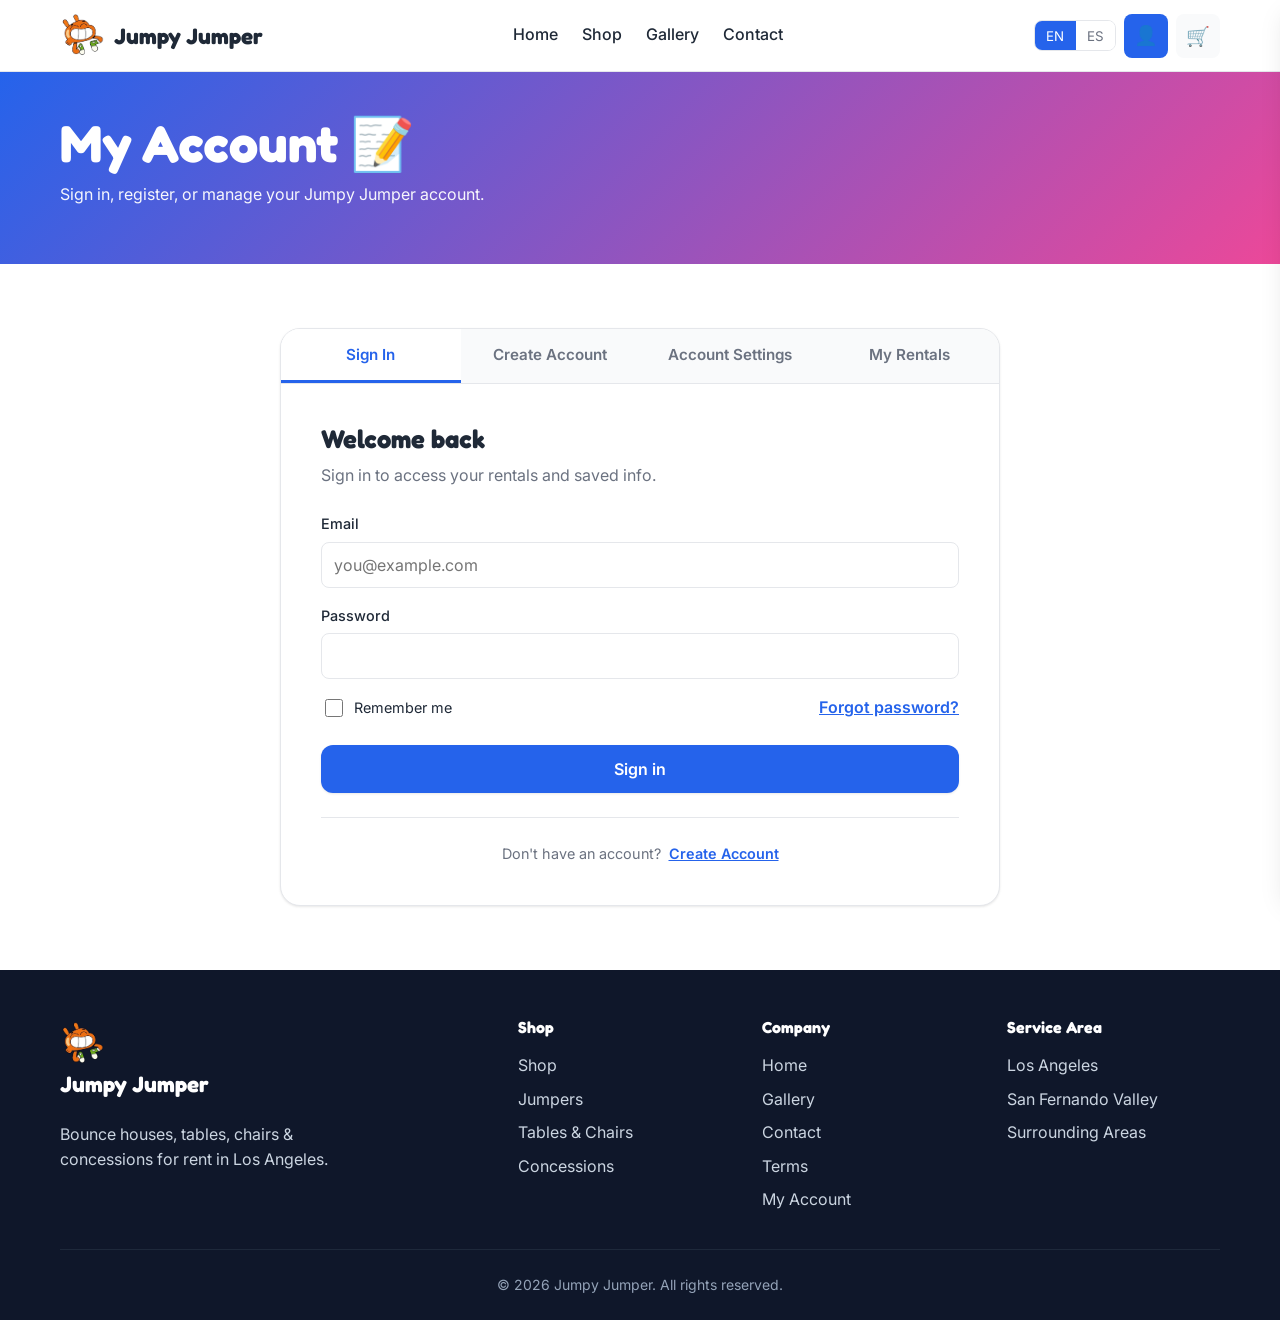
<file: account.html>
<!DOCTYPE html>
<html lang="en" data-lang="en">
<head>
  <meta charset="UTF-8" />
  <meta name="viewport" content="width=device-width, initial-scale=1" />
  <title>My Account — Jumpy Jumper</title>
  <meta name="description" content="Sign in to your Jumpy Jumper account, register, or manage your settings." />

  <link rel="preconnect" href="https://fonts.googleapis.com" />
  <link rel="preconnect" href="https://fonts.gstatic.com" crossorigin />
  <link href="https://fonts.googleapis.com/css2?family=Inter:wght@400;500;600;700&family=Fredoka:wght@500;600;700&display=swap" rel="stylesheet" />

  <link rel="stylesheet" href="css/styles.css" />
  <link rel="stylesheet" href="css/animations.css" />

  <link rel="icon" type="image/x-icon" href="assets/favicon.ico" />
  <link rel="icon" type="image/png" href="assets/logo.png" />
</head>
<body>
  <header class="jj-header">
    <div class="jj-container jj-header__inner">
      <a href="index.html" class="jj-logo">
        <img src="assets/logo.png" alt="Jumpy Jumper" class="jj-logo__img" />
        <span>Jumpy Jumper</span>
      </a>
      <nav class="jj-nav" aria-label="Main">
        <a href="index.html" data-i18n="nav.home">Home</a>
        <a href="shop.html" data-i18n="nav.shop">Shop</a>
        <a href="gallery.html" data-i18n="nav.gallery">Gallery</a>
        <a href="contact.html" data-i18n="nav.contact">Contact</a>
      </nav>
      <div class="jj-header__actions">
        <div class="jj-lang-toggle" role="group" aria-label="Language">
          <button data-set-lang="en" class="is-active">EN</button>
          <button data-set-lang="es">ES</button>
        </div>
        <a href="account.html" class="jj-account-link jj-hide-mobile is-active" aria-label="My Account" data-i18n-aria-label="nav.account">
          <span aria-hidden="true">👤</span>
        </a>
        <button id="jjCartBtn" class="jj-cart-btn" aria-label="Open cart">
          <span aria-hidden="true">🛒</span>
          <span id="jjCartCount" class="jj-cart-count" style="display: none;">0</span>
        </button>
        <button id="jjMenuToggle" class="jj-menu-toggle" aria-label="Open menu">☰</button>
      </div>
    </div>
    <div id="jjMobileNav" class="jj-mobile-nav">
      <a href="index.html" data-i18n="nav.home">Home</a>
      <a href="shop.html" data-i18n="nav.shop">Shop</a>
      <a href="gallery.html" data-i18n="nav.gallery">Gallery</a>
      <a href="contact.html" data-i18n="nav.contact">Contact</a>
    </div>
  </header>
  <section class="jj-section" style="background: linear-gradient(135deg, var(--jj-blue) 0%, var(--jj-pink) 100%); color: white; padding: 2.5rem 0;">
    <div class="jj-container">
      <h1 style="color: white; margin: 0;" data-i18n="account.title">My Account 📝</h1>
      <p style="opacity: 0.95; margin-top: 0.5rem;" data-i18n="account.subtitle">Sign in, register, or manage your Jumpy Jumper account. Save your info for faster checkout.</p>
    </div>
  </section>

  <section class="jj-section">
    <div class="jj-container">
      <div class="jj-account-shell">

        <div class="jj-account-tabs" role="tablist">
          <button class="jj-account-tab is-active" data-tab="login" role="tab" data-i18n="account.tab.login">Sign In</button>
          <button class="jj-account-tab" data-tab="register" role="tab" data-i18n="account.tab.register">Create Account</button>
          <button class="jj-account-tab" data-tab="settings" role="tab" data-i18n="account.tab.settings">Account Settings</button>
          <button class="jj-account-tab" data-tab="history" role="tab" data-i18n="account.tab.history">My Rentals</button>
        </div>

        <div class="jj-account-panel is-active" id="panel-login">
          <h2 data-i18n="account.login.title">Welcome back</h2>
          <p style="color: var(--jj-text-muted); margin-bottom: 1.5rem;" data-i18n="account.login.sub">Sign in to access your rentals and saved info.</p>
          <form id="jjLoginForm">
            <div class="jj-form-group">
              <label for="jj-login-email" data-i18n="account.form.email">Email</label>
              <input type="email" id="jj-login-email" name="email" required placeholder="you@example.com" />
            </div>
            <div class="jj-form-group">
              <label for="jj-login-password" data-i18n="account.form.password">Password</label>
              <input type="password" id="jj-login-password" name="password" required minlength="6" />
            </div>
            <div class="jj-form-row">
              <label class="jj-checkbox"><input type="checkbox" name="remember" /> <span data-i18n="account.form.remember">Remember me</span></label>
              <a href="#" class="jj-link" data-i18n="account.form.forgot">Forgot password?</a>
            </div>
            <button type="submit" class="jj-btn jj-btn--primary jj-btn--block" data-i18n="account.login.submit">Sign in</button>
            <p id="jjLoginMsg" class="jj-account-msg" style="display:none;"></p>
          </form>
          <div class="jj-account-foot">
            <span data-i18n="account.login.noAccount">Don't have an account?</span>
            <button type="button" class="jj-link" data-jump-tab="register" data-i18n="account.tab.register">Create one</button>
          </div>
        </div>

        <div class="jj-account-panel" id="panel-register">
          <h2 data-i18n="account.register.title">Create your account</h2>
          <p style="color: var(--jj-text-muted); margin-bottom: 1.5rem;" data-i18n="account.register.sub">Save your info for faster checkout and to track your rentals.</p>
          <form id="jjRegisterForm">
            <div class="jj-form-grid">
              <div class="jj-form-group">
                <label for="jj-reg-firstname" data-i18n="account.form.firstName">First name</label>
                <input type="text" id="jj-reg-firstname" name="firstname" required />
              </div>
              <div class="jj-form-group">
                <label for="jj-reg-lastname" data-i18n="account.form.lastName">Last name</label>
                <input type="text" id="jj-reg-lastname" name="lastname" required />
              </div>
            </div>
            <div class="jj-form-group">
              <label for="jj-reg-email" data-i18n="account.form.email">Email</label>
              <input type="email" id="jj-reg-email" name="email" required />
            </div>
            <div class="jj-form-group">
              <label for="jj-reg-phone" data-i18n="account.form.phone">Phone</label>
              <input type="tel" id="jj-reg-phone" name="phone" placeholder="+1 (555) 123-4567" />
            </div>
            <div class="jj-form-group">
              <label for="jj-reg-password" data-i18n="account.form.password">Password</label>
              <input type="password" id="jj-reg-password" name="password" required minlength="6" />
            </div>
            <div class="jj-form-group">
              <label for="jj-reg-password2" data-i18n="account.form.passwordConfirm">Confirm password</label>
              <input type="password" id="jj-reg-password2" name="password2" required minlength="6" />
            </div>
            <label class="jj-checkbox" style="margin-bottom: 1rem;">
              <input type="checkbox" name="terms" required />
              <span data-i18n="account.form.acceptTerms">I accept the</span>
              <a href="terms.html" class="jj-link" data-i18n="account.form.termsLink">rental terms and conditions</a>
            </label>
            <button type="submit" class="jj-btn jj-btn--primary jj-btn--block" data-i18n="account.register.submit">Create account</button>
            <p id="jjRegisterMsg" class="jj-account-msg" style="display:none;"></p>
          </form>
          <div class="jj-account-foot">
            <span data-i18n="account.register.haveAccount">Already have an account?</span>
            <button type="button" class="jj-link" data-jump-tab="login" data-i18n="account.tab.login">Sign in</button>
          </div>
        </div>

        <div class="jj-account-panel" id="panel-settings">
          <h2 data-i18n="account.settings.title">Account Settings</h2>
          <p style="color: var(--jj-text-muted); margin-bottom: 1.5rem;" data-i18n="account.settings.sub">Manage your personal info, password, and notification preferences.</p>
          <form id="jjSettingsForm">
            <h3 data-i18n="account.settings.profile">Profile</h3>
            <div class="jj-form-grid">
              <div class="jj-form-group">
                <label for="jj-set-firstname" data-i18n="account.form.firstName">First name</label>
                <input type="text" id="jj-set-firstname" name="firstname" />
              </div>
              <div class="jj-form-group">
                <label for="jj-set-lastname" data-i18n="account.form.lastName">Last name</label>
                <input type="text" id="jj-set-lastname" name="lastname" />
              </div>
            </div>
            <div class="jj-form-group">
              <label for="jj-set-email" data-i18n="account.form.email">Email</label>
              <input type="email" id="jj-set-email" name="email" />
            </div>
            <div class="jj-form-group">
              <label for="jj-set-phone" data-i18n="account.form.phone">Phone</label>
              <input type="tel" id="jj-set-phone" name="phone" />
            </div>
            <div class="jj-form-group">
              <label for="jj-set-address" data-i18n="account.form.address">Default address</label>
              <input type="text" id="jj-set-address" name="address" placeholder="123 Main St, Los Angeles, CA 90001" />
            </div>

            <h3 style="margin-top: 2rem;" data-i18n="account.settings.password">Change password</h3>
            <div class="jj-form-grid">
              <div class="jj-form-group">
                <label for="jj-set-password" data-i18n="account.form.newPassword">New password</label>
                <input type="password" id="jj-set-password" name="newpassword" minlength="6" />
              </div>
              <div class="jj-form-group">
                <label for="jj-set-password2" data-i18n="account.form.passwordConfirm">Confirm new password</label>
                <input type="password" id="jj-set-password2" name="newpassword2" minlength="6" />
              </div>
            </div>

            <h3 style="margin-top: 2rem;" data-i18n="account.settings.notifications">Notifications</h3>
            <label class="jj-checkbox" style="margin-bottom: 0.5rem;">
              <input type="checkbox" name="notifEmail" />
              <span data-i18n="account.settings.notifEmail">Email me about special offers and updates</span>
            </label>
            <label class="jj-checkbox" style="margin-bottom: 0.5rem;">
              <input type="checkbox" name="notifSms" />
              <span data-i18n="account.settings.notifSms">SMS me about my rentals</span>
            </label>

            <div style="display: flex; gap: 1rem; margin-top: 2rem; flex-wrap: wrap;">
              <button type="submit" class="jj-btn jj-btn--primary" data-i18n="account.settings.save">Save changes</button>
              <button type="button" class="jj-btn jj-btn--ghost" id="jjLogoutBtn" data-i18n="account.settings.logout">Log out</button>
            </div>
            <p id="jjSettingsMsg" class="jj-account-msg" style="display:none;"></p>
          </form>
        </div>

        <div class="jj-account-panel" id="panel-history">
          <h2 data-i18n="account.history.title">My Rentals</h2>
          <p style="color: var(--jj-text-muted); margin-bottom: 1.5rem;" data-i18n="account.history.sub">Your rental history and upcoming reservations.</p>
          <div id="jjHistoryEmpty" class="jj-account-empty">
            <div style="font-size: 3rem; margin-bottom: 0.5rem;">📭</div>
            <p data-i18n="account.history.emptyTitle">No rentals yet</p>
            <p style="font-size: 0.9rem;" data-i18n="account.history.emptyHint">When you reserve a jumper or equipment, you'll see it here.</p>
            <a href="shop.html" class="jj-btn jj-btn--accent" data-i18n="account.history.cta">Browse catalog</a>
          </div>
          <div id="jjHistoryList" style="display:none;"></div>
        </div>

      </div>
    </div>
  </section>
  <footer class="jj-footer">
    <div class="jj-container">
      <div class="jj-footer__grid">
        <div>
          <a href="index.html" class="jj-logo" style="color: white; margin-bottom: 1rem;">
            <img src="assets/logo.png" alt="Jumpy Jumper" class="jj-logo__img" />
            <span>Jumpy Jumper</span>
          </a>
          <p data-i18n="footer.tagline" style="margin-top: 1rem; max-width: 320px;">Bounce houses, tables, chairs & concessions for rent in Los Angeles.</p>
        </div>
        <div>
          <h4 data-i18n="footer.shop">Shop</h4>
          <a href="shop.html" data-i18n="nav.shop">Shop</a>
          <a href="shop.html?cat=jumpers">Jumpers</a>
          <a href="shop.html?cat=tables-chairs">Tables & Chairs</a>
          <a href="shop.html?cat=concessions">Concessions</a>
        </div>
        <div>
          <h4 data-i18n="footer.company">Company</h4>
          <a href="index.html" data-i18n="nav.home">Home</a>
          <a href="gallery.html" data-i18n="nav.gallery">Gallery</a>
          <a href="contact.html" data-i18n="nav.contact">Contact</a>
          <a href="terms.html" data-i18n="nav.terms">Terms</a>
          <a href="account.html" data-i18n="nav.account">My Account</a>
        </div>
        <div>
          <h4 data-i18n="footer.service">Service Area</h4>
          <a>Los Angeles</a>
          <a>San Fernando Valley</a>
          <a>Surrounding Areas</a>
        </div>
      </div>
      <div class="jj-footer__bottom">
        <span data-i18n="footer.legal">© 2026 Jumpy Jumper. All rights reserved.</span>
      </div>
    </div>
  </footer>
  <div id="jjCartOverlay" class="jj-cart-overlay"></div>
  <aside id="jjCart" class="jj-cart" aria-label="Shopping cart">
    <div class="jj-cart__header">
      <h2 data-i18n="cart.title">Your Cart</h2>
      <button id="jjCartClose" class="jj-cart__close" aria-label="Close cart">✕</button>
    </div>
    <div id="jjCartBody" class="jj-cart__body"></div>
    <div id="jjCartFooter" class="jj-cart__footer" style="display: none;">
      <div class="jj-cart__total">
        <span data-i18n="cart.subtotal">Subtotal</span>
        <span id="jjCartTotal">$0.00</span>
      </div>
      <div class="jj-cart__checkout-btns">
        <button id="jjCheckoutWhatsApp" class="jj-btn jj-btn--accent jj-btn--block">💬 <span data-i18n="cart.checkout.whatsapp">Checkout via WhatsApp</span></button>
        <button id="jjCheckoutEmail" class="jj-btn jj-btn--ghost jj-btn--block">✉️ <span data-i18n="cart.checkout.email">Checkout via Email</span></button>
      </div>
      <p class="jj-cart__note" data-i18n="cart.note">We'll confirm availability and total (incl. delivery & taxes) within 1 hour.</p>
    </div>
  </aside>
  <script src="js/i18n.js"></script>
  <script src="js/cart.js"></script>
  <script src="js/main.js"></script>
  <script src="js/animations.js"></script>
  <script src="js/account.js"></script>
  <script>jjApplyI18N(jjGetLang());</script>
</body>
</html>
</file>
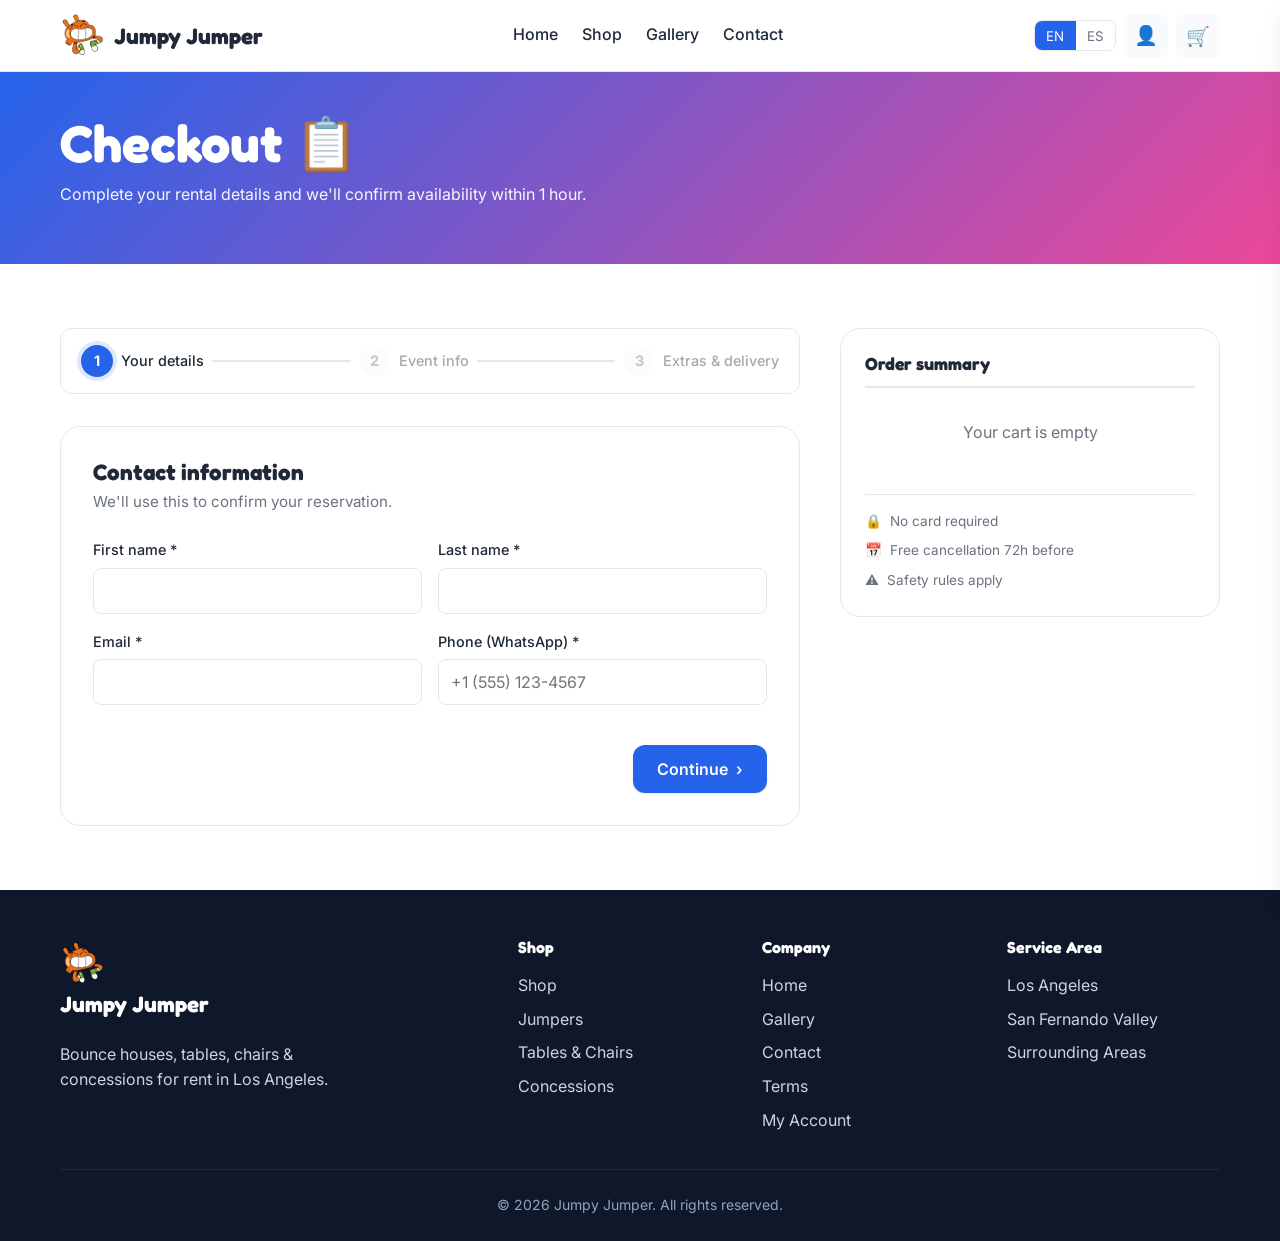
<file: checkout.html>
<!DOCTYPE html>
<html lang="en" data-lang="en">
<head>
  <meta charset="UTF-8" />
  <meta name="viewport" content="width=device-width, initial-scale=1" />
  <title>Checkout — Jumpy Jumper</title>
  <meta name="description" content="Complete your rental order. Delivery, setup, and cash payment on the day of your event." />

  <link rel="preconnect" href="https://fonts.googleapis.com" />
  <link rel="preconnect" href="https://fonts.gstatic.com" crossorigin />
  <link href="https://fonts.googleapis.com/css2?family=Inter:wght@400;500;600;700&family=Fredoka:wght@500;600;700&display=swap" rel="stylesheet" />

  <link rel="stylesheet" href="css/styles.css" />
  <link rel="stylesheet" href="css/animations.css" />

  <link rel="icon" type="image/x-icon" href="assets/favicon.ico" />
  <link rel="icon" type="image/png" href="assets/logo.png" />
</head>
<body>
  <header class="jj-header">
    <div class="jj-container jj-header__inner">
      <a href="index.html" class="jj-logo">
        <img src="assets/logo.png" alt="Jumpy Jumper" class="jj-logo__img" />
        <span>Jumpy Jumper</span>
      </a>
      <nav class="jj-nav" aria-label="Main">
        <a href="index.html" data-i18n="nav.home">Home</a>
        <a href="shop.html" data-i18n="nav.shop">Shop</a>
        <a href="gallery.html" data-i18n="nav.gallery">Gallery</a>
        <a href="contact.html" data-i18n="nav.contact">Contact</a>
      </nav>
      <div class="jj-header__actions">
        <div class="jj-lang-toggle" role="group" aria-label="Language">
          <button data-set-lang="en" class="is-active">EN</button>
          <button data-set-lang="es">ES</button>
        </div>
        <a href="account.html" class="jj-account-link jj-hide-mobile" aria-label="My Account" data-i18n-aria-label="nav.account">
          <span aria-hidden="true">👤</span>
        </a>
        <button id="jjCartBtn" class="jj-cart-btn" aria-label="Open cart">
          <span aria-hidden="true">🛒</span>
          <span id="jjCartCount" class="jj-cart-count" style="display: none;">0</span>
        </button>
        <button id="jjMenuToggle" class="jj-menu-toggle" aria-label="Open menu">☰</button>
      </div>
    </div>
    <div id="jjMobileNav" class="jj-mobile-nav">
      <a href="index.html" data-i18n="nav.home">Home</a>
      <a href="shop.html" data-i18n="nav.shop">Shop</a>
      <a href="gallery.html" data-i18n="nav.gallery">Gallery</a>
      <a href="contact.html" data-i18n="nav.contact">Contact</a>
    </div>
  </header>
  <section class="jj-section" style="background: linear-gradient(135deg, var(--jj-blue) 0%, var(--jj-pink) 100%); color: white; padding: 2.5rem 0;">
    <div class="jj-container">
      <h1 style="color: white; margin: 0;" data-i18n="checkout.title">Checkout 📋</h1>
      <p style="opacity: 0.95; margin-top: 0.5rem;" data-i18n="checkout.subtitle">Complete your rental details and we'll confirm availability within 1 hour.</p>
    </div>
  </section>

  <section class="jj-section">
    <div class="jj-container">
      <div class="jj-checkout-layout">

        <div class="jj-checkout-main">

          <div class="jj-stepper" id="jjStepper">
            <div class="jj-stepper__step is-active" data-step="1">
              <span class="jj-stepper__num">1</span>
              <span class="jj-stepper__label" data-i18n="checkout.step1">Your details</span>
            </div>
            <div class="jj-stepper__line"></div>
            <div class="jj-stepper__step" data-step="2">
              <span class="jj-stepper__num">2</span>
              <span class="jj-stepper__label" data-i18n="checkout.step2">Event info</span>
            </div>
            <div class="jj-stepper__line"></div>
            <div class="jj-stepper__step" data-step="3">
              <span class="jj-stepper__num">3</span>
              <span class="jj-stepper__label" data-i18n="checkout.step3">Extras & delivery</span>
            </div>
          </div>

          <form id="jjCheckoutForm">

            <div class="jj-checkout-panel is-active" data-panel="1">
              <h2 data-i18n="checkout.section.contact">Contact information</h2>
              <p class="jj-checkout-sub" data-i18n="checkout.section.contactSub">We'll use this to confirm your reservation.</p>

              <div class="jj-form-grid">
                <div class="jj-form-group">
                  <label data-i18n="checkout.field.firstName" for="jj-co-fname">First name *</label>
                  <input type="text" id="jj-co-fname" name="firstName" required />
                </div>
                <div class="jj-form-group">
                  <label data-i18n="checkout.field.lastName" for="jj-co-lname">Last name *</label>
                  <input type="text" id="jj-co-lname" name="lastName" required />
                </div>
              </div>
              <div class="jj-form-grid">
                <div class="jj-form-group">
                  <label data-i18n="checkout.field.email" for="jj-co-email">Email *</label>
                  <input type="email" id="jj-co-email" name="email" required />
                </div>
                <div class="jj-form-group">
                  <label data-i18n="checkout.field.phone" for="jj-co-phone">Phone (WhatsApp) *</label>
                  <input type="tel" id="jj-co-phone" name="phone" required placeholder="+1 (555) 123-4567" />
                </div>
              </div>

              <div class="jj-checkout-actions">
                <span></span>
                <button type="button" class="jj-btn jj-btn--primary" data-step-next="2">
                  <span data-i18n="checkout.continue">Continue</span>
                  <span>›</span>
                </button>
              </div>
            </div>

            <div class="jj-checkout-panel" data-panel="2">
              <h2 data-i18n="checkout.section.event">Event details</h2>
              <p class="jj-checkout-sub" data-i18n="checkout.section.eventSub">Tell us when and where you need the equipment.</p>

              <div class="jj-form-grid">
                <div class="jj-form-group">
                  <label data-i18n="checkout.field.date" for="jj-co-date">Event date *</label>
                  <input type="date" id="jj-co-date" name="date" required />
                </div>
                <div class="jj-form-group">
                  <label data-i18n="checkout.field.time" for="jj-co-time">Setup time</label>
                  <input type="time" id="jj-co-time" name="time" value="10:00" />
                </div>
              </div>

              <div class="jj-form-grid">
                <div class="jj-form-group">
                  <label data-i18n="checkout.field.duration" for="jj-co-duration">Rental duration (hours)</label>
                  <select id="jj-co-duration" name="duration">
                    <option value="4">4 hours</option>
                    <option value="6">6 hours</option>
                    <option value="8" selected>8 hours</option>
                    <option value="12">12 hours (overnight)</option>
                    <option value="24">24 hours (full day)</option>
                  </select>
                </div>
                <div class="jj-form-group">
                  <label data-i18n="checkout.field.eventType" for="jj-co-event-type">Event type</label>
                  <select id="jj-co-event-type" name="eventType">
                    <option value="birthday">Birthday party</option>
                    <option value="quinceanera">Quinceañera</option>
                    <option value="bautismo">Bautismo</option>
                    <option value="wedding">Wedding</option>
                    <option value="school">School event</option>
                    <option value="corporate">Corporate</option>
                    <option value="other">Other</option>
                  </select>
                </div>
              </div>

              <div class="jj-form-group">
                <label data-i18n="checkout.field.address" for="jj-co-address">Delivery address *</label>
                <input type="text" id="jj-co-address" name="address" required placeholder="123 Main St, Los Angeles, CA 90001" />
              </div>

              <div class="jj-form-grid">
                <div class="jj-form-group">
                  <label data-i18n="checkout.field.city" for="jj-co-city">City *</label>
                  <input type="text" id="jj-co-city" name="city" value="Los Angeles" required />
                </div>
                <div class="jj-form-group">
                  <label data-i18n="checkout.field.zip" for="jj-co-zip">ZIP code *</label>
                  <input type="text" id="jj-co-zip" name="zip" required placeholder="90001" />
                </div>
              </div>

              <div class="jj-form-group">
                <label data-i18n="checkout.field.notes" for="jj-co-notes">Special instructions (gate code, parking, hazards)</label>
                <textarea id="jj-co-notes" name="notes" rows="3" placeholder="Optional"></textarea>
              </div>

              <div class="jj-checkout-actions">
                <button type="button" class="jj-btn jj-btn--ghost" data-step-prev="1">
                  <span>‹</span>
                  <span data-i18n="checkout.back">Back</span>
                </button>
                <button type="button" class="jj-btn jj-btn--primary" data-step-next="3">
                  <span data-i18n="checkout.continue">Continue</span>
                  <span>›</span>
                </button>
              </div>
            </div>

            <div class="jj-checkout-panel" data-panel="3">
              <h2 data-i18n="checkout.section.extras">Extras & delivery</h2>
              <p class="jj-checkout-sub" data-i18n="checkout.section.extrasSub">Optional add-ons to make your event complete.</p>

              <h3 data-i18n="checkout.extras.title">Add-ons</h3>

              <div class="jj-extra-options">
                <label class="jj-extra-option">
                  <input type="checkbox" name="extra_generator" data-price="80" />
                  <div class="jj-extra-option__body">
                    <div class="jj-extra-option__icon">💡</div>
                    <div>
                      <div class="jj-extra-option__name" data-i18n="checkout.extras.generator">Portable generator</div>
                      <div class="jj-extra-option__desc" data-i18n="checkout.extras.generatorDesc">Required for parks without electricity. 6-8 hour tank included.</div>
                    </div>
                    <div class="jj-extra-option__price">+$80</div>
                  </div>
                </label>

                <label class="jj-extra-option">
                  <input type="checkbox" name="extra_linens" data-price="25" />
                  <div class="jj-extra-option__body">
                    <div class="jj-extra-option__icon">🎀</div>
                    <div>
                      <div class="jj-extra-option__name" data-i18n="checkout.extras.linens">Table linens</div>
                      <div class="jj-extra-option__desc" data-i18n="checkout.extras.linensDesc">Decorative tablecloths for all tables (set of 6).</div>
                    </div>
                    <div class="jj-extra-option__price">+$25</div>
                  </div>
                </label>

                <label class="jj-extra-option">
                  <input type="checkbox" name="extra_setup" data-price="40" checked />
                  <div class="jj-extra-option__body">
                    <div class="jj-extra-option__icon">🛠️</div>
                    <div>
                      <div class="jj-extra-option__name" data-i18n="checkout.extras.setup">Premium setup & teardown</div>
                      <div class="jj-extra-option__desc" data-i18n="checkout.extras.setupDesc">We arrive 30 min early and stay 30 min after to handle takedown.</div>
                    </div>
                    <div class="jj-extra-option__price">+$40</div>
                  </div>
                </label>

                <label class="jj-extra-option">
                  <input type="checkbox" name="extra_supplies" data-price="35" />
                  <div class="jj-extra-option__body">
                    <div class="jj-extra-option__icon">🍬</div>
                    <div>
                      <div class="jj-extra-option__name" data-i18n="checkout.extras.supplies">Concession supplies</div>
                      <div class="jj-extra-option__desc" data-i18n="checkout.extras.suppliesDesc">Syrups, cones, popcorn bags, cotton candy bags (per machine).</div>
                    </div>
                    <div class="jj-extra-option__price">+$35</div>
                  </div>
                </label>
              </div>

              <h3 data-i18n="checkout.delivery.title">Delivery method</h3>
              <div class="jj-extra-options">
                <label class="jj-extra-option jj-extra-option--radio">
                  <input type="radio" name="delivery" value="standard" checked />
                  <div class="jj-extra-option__body">
                    <div class="jj-extra-option__icon">🚚</div>
                    <div>
                      <div class="jj-extra-option__name" data-i18n="checkout.delivery.standard">Standard delivery</div>
                      <div class="jj-extra-option__desc" data-i18n="checkout.delivery.standardDesc">Free within 5 miles. Setup starts at your selected time.</div>
                    </div>
                    <div class="jj-extra-option__price" data-i18n="checkout.delivery.free">FREE</div>
                  </div>
                </label>

                <label class="jj-extra-option jj-extra-option--radio">
                  <input type="radio" name="delivery" value="extended" />
                  <div class="jj-extra-option__body">
                    <div class="jj-extra-option__icon">🚚</div>
                    <div>
                      <div class="jj-extra-option__name" data-i18n="checkout.delivery.extended">Extended delivery</div>
                      <div class="jj-extra-option__desc" data-i18n="checkout.delivery.extendedDesc">5-15 miles from base. $1.50/mile each way.</div>
                    </div>
                    <div class="jj-extra-option__price">+$0.00</div>
                  </div>
                </label>

                <label class="jj-extra-option jj-extra-option--radio">
                  <input type="radio" name="delivery" value="pickup" />
                  <div class="jj-extra-option__body">
                    <div class="jj-extra-option__icon">🏠</div>
                    <div>
                      <div class="jj-extra-option__name" data-i18n="checkout.delivery.pickup">Pickup (self transport)</div>
                      <div class="jj-extra-option__desc" data-i18n="checkout.delivery.pickupDesc">You pick up and return. Discount of $25 applied.</div>
                    </div>
                    <div class="jj-extra-option__price" data-i18n="checkout.delivery.pickupPrice">−$25</div>
                  </div>
                </label>
              </div>

              <h3 data-i18n="checkout.contact.title">Preferred contact</h3>
              <p class="jj-checkout-sub" data-i18n="checkout.contact.sub">How do you want us to send the confirmation?</p>
              <div class="jj-contact-options">
                <label class="jj-extra-option jj-extra-option--radio">
                  <input type="radio" name="contactMethod" value="whatsapp" checked />
                  <div class="jj-extra-option__body">
                    <div class="jj-extra-option__icon">💬</div>
                    <div>
                      <div class="jj-extra-option__name" data-i18n="checkout.contact.whatsapp">WhatsApp</div>
                      <div class="jj-extra-option__desc" data-i18n="checkout.contact.whatsappDesc">Fastest. We'll reply within 1 hour during business hours.</div>
                    </div>
                  </div>
                </label>

                <label class="jj-extra-option jj-extra-option--radio">
                  <input type="radio" name="contactMethod" value="email" />
                  <div class="jj-extra-option__body">
                    <div class="jj-extra-option__icon">✉️</div>
                    <div>
                      <div class="jj-extra-option__name" data-i18n="checkout.contact.email">Email</div>
                      <div class="jj-extra-option__desc" data-i18n="checkout.contact.emailDesc">Written confirmation with all details.</div>
                    </div>
                  </div>
                </label>

                <label class="jj-extra-option jj-extra-option--radio">
                  <input type="radio" name="contactMethod" value="phone" />
                  <div class="jj-extra-option__body">
                    <div class="jj-extra-option__icon">📞</div>
                    <div>
                      <div class="jj-extra-option__name" data-i18n="checkout.contact.phone">Phone call</div>
                      <div class="jj-extra-option__desc" data-i18n="checkout.contact.phoneDesc">We'll call you directly to confirm.</div>
                    </div>
                  </div>
                </label>
              </div>

              <h3 data-i18n="checkout.payment.title">Payment method</h3>
              <div class="jj-payment-box">
                <div class="jj-payment-box__icon">💵</div>
                <div>
                  <div class="jj-payment-box__title" data-i18n="checkout.payment.cash">Cash on delivery</div>
                  <div class="jj-payment-box__desc" data-i18n="checkout.payment.cashDesc">Pay the full amount in cash when our team arrives for setup. Please have the exact amount — our drivers don't carry change.</div>
                </div>
              </div>

              <div class="jj-checkout-actions">
                <button type="button" class="jj-btn jj-btn--ghost" data-step-prev="2">
                  <span>‹</span>
                  <span data-i18n="checkout.back">Back</span>
                </button>
                <button type="submit" class="jj-btn jj-btn--accent">
                  <span data-i18n="checkout.submit">Send reservation</span>
                  <span>✅</span>
                </button>
              </div>
            </div>

          </form>

          <div class="jj-checkout-success" id="jjCheckoutSuccess" style="display: none;">
            <div class="jj-checkout-success__icon">🎉</div>
            <h2 data-i18n="checkout.success.title">Reservation sent!</h2>
            <p data-i18n="checkout.success.sub">We'll get back to you within 1 hour during business hours (Mon–Sun, 8 AM – 8 PM).</p>
            <div class="jj-checkout-success__details" id="jjSuccessDetails"></div>
            <div class="jj-flex" style="justify-content: center; gap: 1rem; margin-top: 2rem; flex-wrap: wrap;">
              <a href="index.html" class="jj-btn jj-btn--primary" data-i18n="checkout.success.home">Back to home</a>
              <a href="shop.html" class="jj-btn jj-btn--ghost" data-i18n="checkout.success.continue">Keep browsing</a>
            </div>
          </div>

        </div>

        <aside class="jj-checkout-summary" id="jjCheckoutSummary">
          <h3 data-i18n="checkout.summary.title">Order summary</h3>

          <div id="jjSummaryItems" class="jj-summary-items">
            <p style="color: var(--jj-text-muted); text-align: center; padding: 1rem 0;" data-i18n="checkout.summary.empty">Your cart is empty</p>
          </div>

          <div class="jj-summary-totals" id="jjSummaryTotals" style="display: none;">
            <div class="jj-summary-row">
              <span data-i18n="checkout.summary.subtotal">Subtotal</span>
              <span id="jjSumSubtotal">$0.00</span>
            </div>
            <div class="jj-summary-row">
              <span data-i18n="checkout.summary.extras">Extras</span>
              <span id="jjSumExtras">$0.00</span>
            </div>
            <div class="jj-summary-row">
              <span data-i18n="checkout.summary.delivery">Delivery</span>
              <span id="jjSumDelivery">FREE</span>
            </div>
            <div class="jj-summary-row jj-summary-row--total">
              <span data-i18n="checkout.summary.total">Estimated total</span>
              <span id="jjSumTotal">$0.00</span>
            </div>
            <p class="jj-summary-note" data-i18n="checkout.summary.note">Final total confirmed via WhatsApp. Cash payment on delivery.</p>
          </div>

          <div class="jj-summary-trust">
            <div class="jj-summary-trust__item">
              <span>🔒</span>
              <span data-i18n="checkout.trust.noCard">No card required</span>
            </div>
            <div class="jj-summary-trust__item">
              <span>📅</span>
              <span data-i18n="checkout.trust.cancel">Free cancellation 72h before</span>
            </div>
            <div class="jj-summary-trust__item">
              <span>⚠️</span>
              <span data-i18n="checkout.trust.safety">Safety rules apply</span>
            </div>
          </div>
        </aside>

      </div>
    </div>
  </section>
  <footer class="jj-footer">
    <div class="jj-container">
      <div class="jj-footer__grid">
        <div>
          <a href="index.html" class="jj-logo" style="color: white; margin-bottom: 1rem;">
            <img src="assets/logo.png" alt="Jumpy Jumper" class="jj-logo__img" />
            <span>Jumpy Jumper</span>
          </a>
          <p data-i18n="footer.tagline" style="margin-top: 1rem; max-width: 320px;">Bounce houses, tables, chairs & concessions for rent in Los Angeles.</p>
        </div>
        <div>
          <h4 data-i18n="footer.shop">Shop</h4>
          <a href="shop.html" data-i18n="nav.shop">Shop</a>
          <a href="shop.html?cat=jumpers">Jumpers</a>
          <a href="shop.html?cat=tables-chairs">Tables & Chairs</a>
          <a href="shop.html?cat=concessions">Concessions</a>
        </div>
        <div>
          <h4 data-i18n="footer.company">Company</h4>
          <a href="index.html" data-i18n="nav.home">Home</a>
          <a href="gallery.html" data-i18n="nav.gallery">Gallery</a>
          <a href="contact.html" data-i18n="nav.contact">Contact</a>
          <a href="terms.html" data-i18n="nav.terms">Terms</a>
          <a href="account.html" data-i18n="nav.account">My Account</a>
        </div>
        <div>
          <h4 data-i18n="footer.service">Service Area</h4>
          <a>Los Angeles</a>
          <a>San Fernando Valley</a>
          <a>Surrounding Areas</a>
        </div>
      </div>
      <div class="jj-footer__bottom">
        <span data-i18n="footer.legal">© 2026 Jumpy Jumper. All rights reserved.</span>
      </div>
    </div>
  </footer>
  <div id="jjCartOverlay" class="jj-cart-overlay"></div>
  <aside id="jjCart" class="jj-cart" aria-label="Shopping cart">
    <div class="jj-cart__header">
      <h2 data-i18n="cart.title">Your Cart</h2>
      <button id="jjCartClose" class="jj-cart__close" aria-label="Close cart">✕</button>
    </div>
    <div id="jjCartBody" class="jj-cart__body"></div>
    <div id="jjCartFooter" class="jj-cart__footer" style="display: none;">
      <div class="jj-cart__total">
        <span data-i18n="cart.subtotal">Subtotal</span>
        <span id="jjCartTotal">$0.00</span>
      </div>
      <div class="jj-cart__checkout-btns">
        <button id="jjCheckoutWhatsApp" class="jj-btn jj-btn--accent jj-btn--block">💬 <span data-i18n="cart.checkout.whatsapp">Checkout via WhatsApp</span></button>
        <button id="jjCheckoutEmail" class="jj-btn jj-btn--ghost jj-btn--block">✉️ <span data-i18n="cart.checkout.email">Checkout via Email</span></button>
      </div>
      <p class="jj-cart__note" data-i18n="cart.note">We'll confirm availability and total (incl. delivery & taxes) within 1 hour.</p>
    </div>
  </aside>
  <script src="js/i18n.js"></script>
  <script src="js/cart.js"></script>
  <script src="js/main.js"></script>
  <script src="js/animations.js"></script>
  <script src="js/checkout.js"></script>
  <script>jjApplyI18N(jjGetLang());</script>
</body>
</html>
</file>
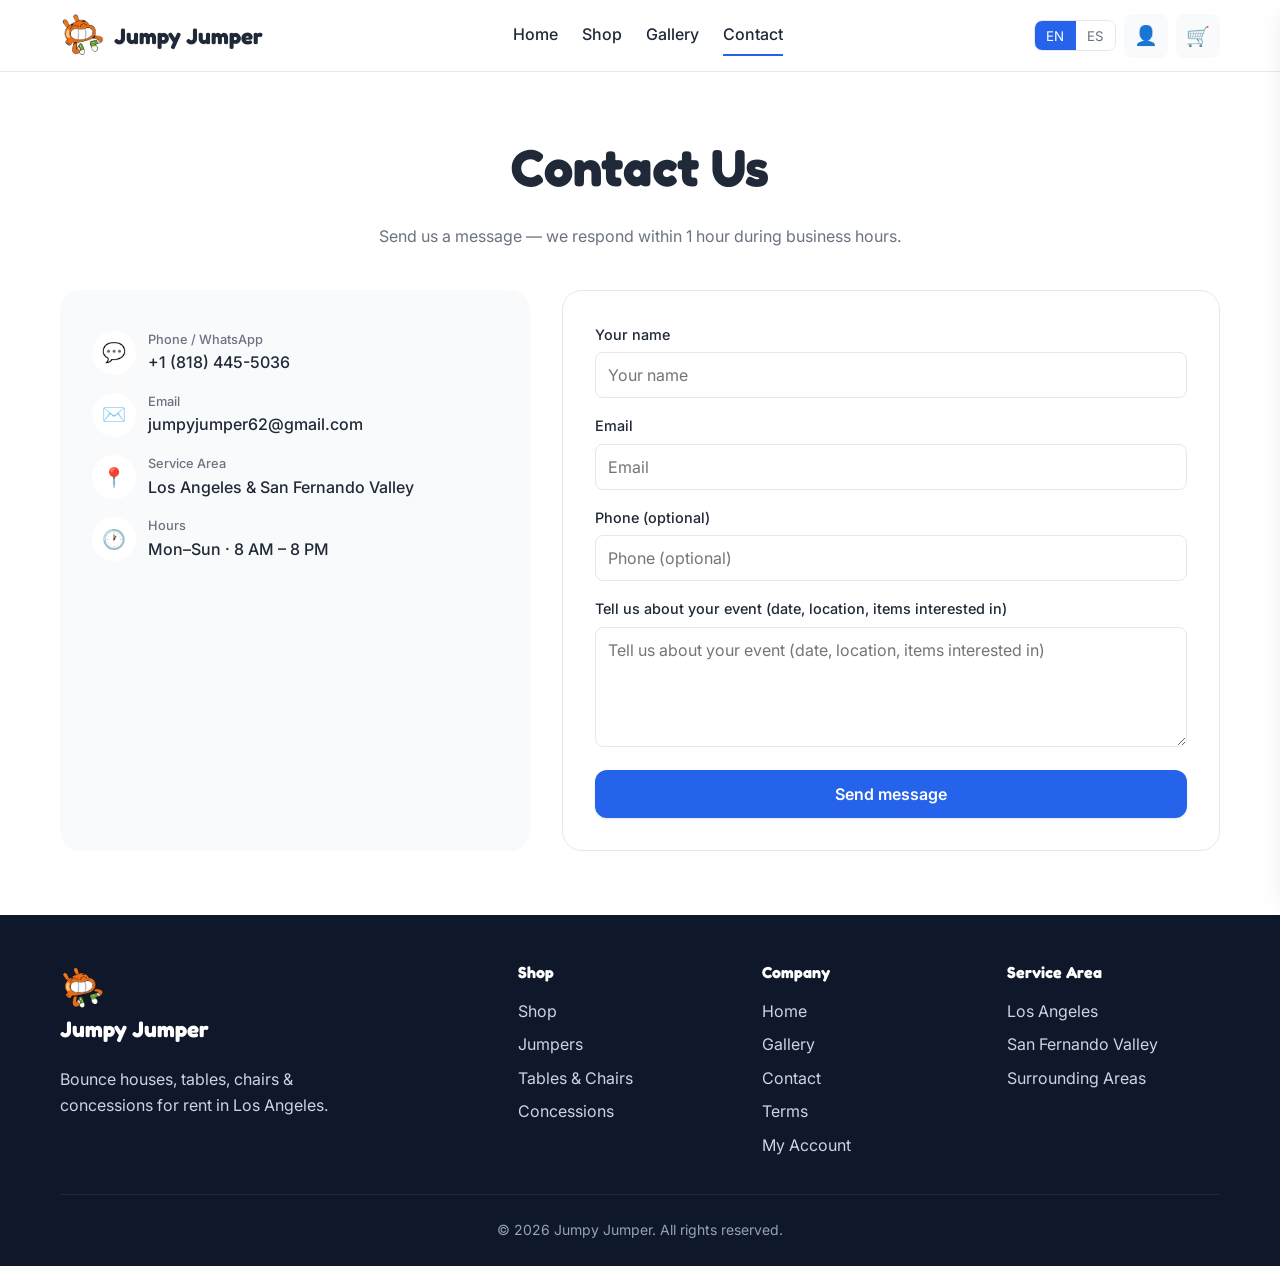
<file: contact.html>
<!DOCTYPE html>
<html lang="en" data-lang="en">
<head>
  <meta charset="UTF-8" />
  <meta name="viewport" content="width=device-width, initial-scale=1" />
  <title>Contact — Jumpy Jumper | Get a Quote</title>
  <meta name="description" content="Contact Jumpy Jumper for a quote on bounce houses, tables and concessions in Los Angeles. We respond within 1 hour." />

  <link rel="preconnect" href="https://fonts.googleapis.com" />
  <link rel="preconnect" href="https://fonts.gstatic.com" crossorigin />
  <link href="https://fonts.googleapis.com/css2?family=Inter:wght@400;500;600;700&family=Fredoka:wght@500;600;700&display=swap" rel="stylesheet" />

  <link rel="stylesheet" href="css/styles.css" />
  <link rel="stylesheet" href="css/animations.css" />

  <link rel="icon" type="image/x-icon" href="assets/favicon.ico" />
  <link rel="icon" type="image/png" href="assets/logo.png" />
</head>
<body>

  <header class="jj-header">
    <div class="jj-container jj-header__inner">
      <a href="index.html" class="jj-logo">
        <img src="assets/logo.png" alt="Jumpy Jumper" class="jj-logo__img" />
        <span>Jumpy Jumper</span>
      </a>
      <nav class="jj-nav" aria-label="Main">
        <a href="index.html" data-i18n="nav.home">Home</a>
        <a href="shop.html" data-i18n="nav.shop">Shop</a>
        <a href="gallery.html" data-i18n="nav.gallery">Gallery</a>
        <a href="contact.html" data-i18n="nav.contact">Contact</a>
      </nav>
      <div class="jj-header__actions">
        <div class="jj-lang-toggle" role="group" aria-label="Language">
          <button data-set-lang="en" class="is-active">EN</button>
          <button data-set-lang="es">ES</button>
        </div>
        <a href="account.html" class="jj-account-link jj-hide-mobile" aria-label="My Account" data-i18n-aria-label="nav.account">
          <span aria-hidden="true">👤</span>
        </a>
        <button id="jjCartBtn" class="jj-cart-btn" aria-label="Open cart">
          <span aria-hidden="true">🛒</span>
          <span id="jjCartCount" class="jj-cart-count" style="display: none;">0</span>
        </button>
        <button id="jjMenuToggle" class="jj-menu-toggle" aria-label="Open menu">☰</button>
      </div>
    </div>
    <div id="jjMobileNav" class="jj-mobile-nav">
      <a href="index.html" data-i18n="nav.home">Home</a>
      <a href="shop.html" data-i18n="nav.shop">Shop</a>
      <a href="gallery.html" data-i18n="nav.gallery">Gallery</a>
      <a href="contact.html" data-i18n="nav.contact">Contact</a>
    </div>
  </header>

  <section class="jj-section">
    <div class="jj-container">
      <div class="jj-section-header">
        <h1 data-i18n="contact.title">Contact Us</h1>
        <p data-i18n="contact.subtitle">Send us a message — we respond within 1 hour during business hours.</p>
      </div>

      <div class="jj-contact">
        <aside class="jj-contact__info">
          <a href="https://wa.me/18184455036" target="_blank" rel="noopener">
            <span class="icon">💬</span>
            <div>
              <div style="font-size: 0.8rem; color: var(--jj-text-muted);" data-i18n="contact.phone">Phone / WhatsApp</div>
              <div>+1 (818) 445-5036</div>
            </div>
          </a>
          <a href="mailto:jumpyjumper62@gmail.com">
            <span class="icon">✉️</span>
            <div>
              <div style="font-size: 0.8rem; color: var(--jj-text-muted);" data-i18n="contact.email">Email</div>
              <div>jumpyjumper62@gmail.com</div>
            </div>
          </a>
          <a>
            <span class="icon">📍</span>
            <div>
              <div style="font-size: 0.8rem; color: var(--jj-text-muted);" data-i18n="contact.area">Service Area</div>
              <div data-i18n="contact.areaValue">Los Angeles & San Fernando Valley</div>
            </div>
          </a>
          <a>
            <span class="icon">🕐</span>
            <div>
              <div style="font-size: 0.8rem; color: var(--jj-text-muted);" data-i18n="contact.hours">Hours</div>
              <div data-i18n="contact.hoursValue">Mon–Sun · 8 AM – 8 PM</div>
            </div>
          </a>
        </aside>

        <form id="jjContactForm" class="jj-contact__form">
          <div class="jj-form-group">
            <label data-i18n="contact.form.name" for="jj-name">Your name</label>
            <input type="text" id="jj-name" name="name" required data-i18n-placeholder="contact.form.name" placeholder="Your name" />
          </div>
          <div class="jj-form-group">
            <label data-i18n="contact.form.email" for="jj-email">Email</label>
            <input type="email" id="jj-email" name="email" required data-i18n-placeholder="contact.form.email" placeholder="Email" />
          </div>
          <div class="jj-form-group">
            <label data-i18n="contact.form.phone" for="jj-phone">Phone (optional)</label>
            <input type="tel" id="jj-phone" name="phone" data-i18n-placeholder="contact.form.phone" placeholder="Phone (optional)" />
          </div>
          <div class="jj-form-group">
            <label data-i18n="contact.form.message" for="jj-message">Tell us about your event</label>
            <textarea id="jj-message" name="message" required data-i18n-placeholder="contact.form.message" placeholder="Tell us about your event (date, location, items interested in)"></textarea>
          </div>
          <button type="submit" class="jj-btn jj-btn--primary jj-btn--block" data-i18n="contact.form.submit">Send message</button>
          <div id="jjContactSuccess" style="display: none;"></div>
        </form>
      </div>
    </div>
  </section>

  <footer class="jj-footer">
    <div class="jj-container">
      <div class="jj-footer__grid">
        <div>
          <a href="index.html" class="jj-logo" style="color: white; margin-bottom: 1rem;">
            <img src="assets/logo.png" alt="Jumpy Jumper" class="jj-logo__img" />
            <span>Jumpy Jumper</span>
          </a>
          <p data-i18n="footer.tagline" style="margin-top: 1rem; max-width: 320px;">Bounce houses, tables, chairs & concessions for rent in Los Angeles.</p>
        </div>
        <div>
          <h4 data-i18n="footer.shop">Shop</h4>
          <a href="shop.html" data-i18n="nav.shop">Shop</a>
          <a href="shop.html?cat=jumpers">Jumpers</a>
          <a href="shop.html?cat=tables-chairs">Tables & Chairs</a>
          <a href="shop.html?cat=concessions">Concessions</a>
        </div>
        <div>
          <h4 data-i18n="footer.company">Company</h4>
          <a href="index.html" data-i18n="nav.home">Home</a>
          <a href="gallery.html" data-i18n="nav.gallery">Gallery</a>
          <a href="contact.html" data-i18n="nav.contact">Contact</a>
          <a href="terms.html" data-i18n="nav.terms">Terms</a>
          <a href="account.html" data-i18n="nav.account">My Account</a>
        </div>
        <div>
          <h4 data-i18n="footer.service">Service Area</h4>
          <a>Los Angeles</a>
          <a>San Fernando Valley</a>
          <a>Surrounding Areas</a>
        </div>
      </div>
      <div class="jj-footer__bottom">
        <span data-i18n="footer.legal">© 2026 Jumpy Jumper. All rights reserved.</span>
      </div>
    </div>
  </footer>

  <div id="jjCartOverlay" class="jj-cart-overlay"></div>
  <aside id="jjCart" class="jj-cart" aria-label="Shopping cart">
    <div class="jj-cart__header">
      <h2 data-i18n="cart.title">Your Cart</h2>
      <button id="jjCartClose" class="jj-cart__close" aria-label="Close cart">✕</button>
    </div>
    <div id="jjCartBody" class="jj-cart__body"></div>
    <div id="jjCartFooter" class="jj-cart__footer" style="display: none;">
      <div class="jj-cart__total">
        <span data-i18n="cart.subtotal">Subtotal</span>
        <span id="jjCartTotal">$0.00</span>
      </div>
      <div class="jj-cart__checkout-btns">
        <button id="jjCheckoutWhatsApp" class="jj-btn jj-btn--accent jj-btn--block">💬 <span data-i18n="cart.checkout.whatsapp">Checkout via WhatsApp</span></button>
        <button id="jjCheckoutEmail" class="jj-btn jj-btn--ghost jj-btn--block">✉️ <span data-i18n="cart.checkout.email">Checkout via Email</span></button>
      </div>
      <p class="jj-cart__note" data-i18n="cart.note">We'll confirm availability and total (incl. delivery & taxes) within 1 hour.</p>
    </div>
  </aside>

  <script src="js/i18n.js"></script>
  <script src="js/cart.js"></script>
  <script src="js/main.js"></script>
  <script src="js/animations.js"></script>
  <script>jjApplyI18N(jjGetLang());</script>
</body>
</html>
</file>
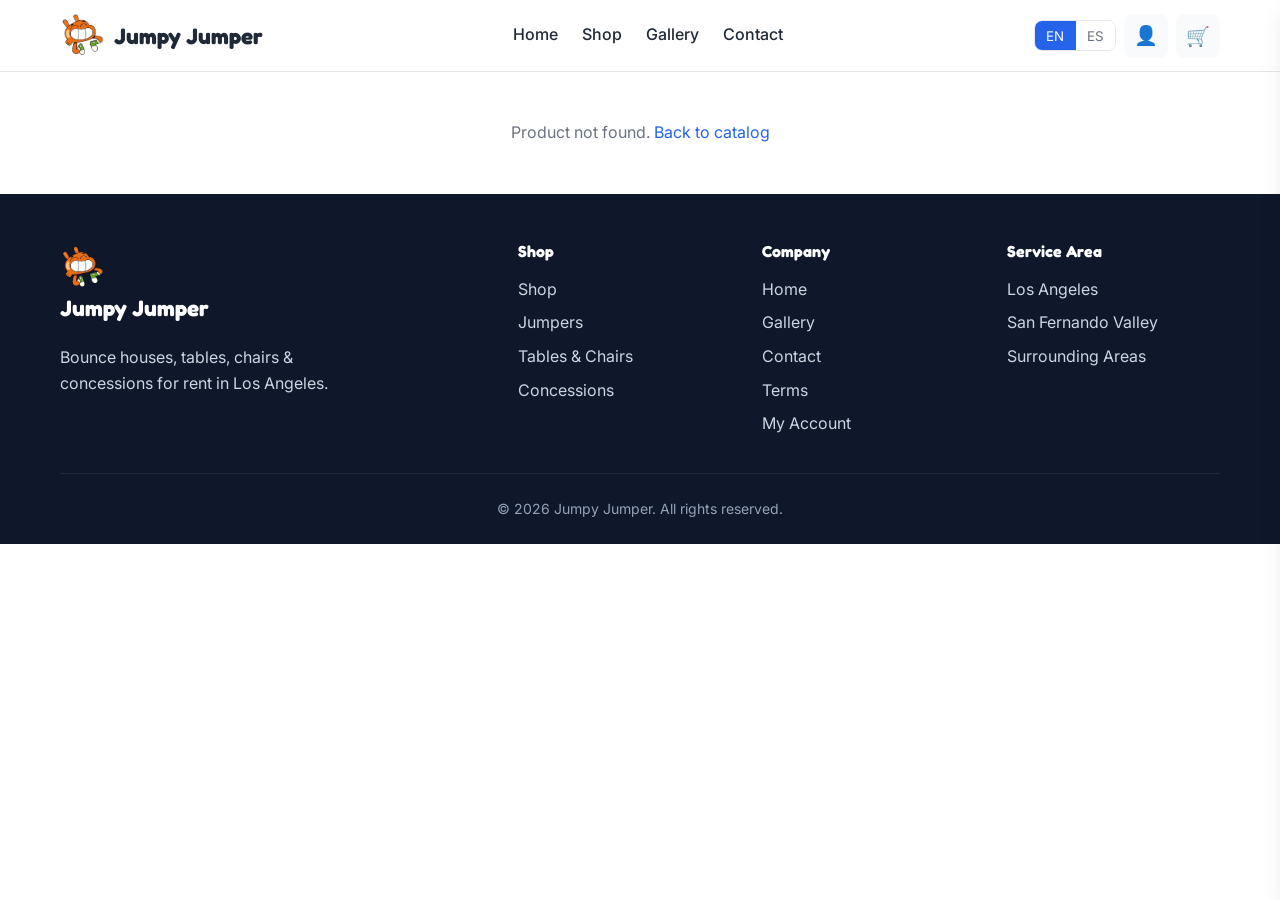
<file: product.html>
<!DOCTYPE html>
<html lang="en" data-lang="en">
<head>
  <meta charset="UTF-8" />
  <meta name="viewport" content="width=device-width, initial-scale=1" />
  <title>Product — Jumpy Jumper</title>

  <link rel="preconnect" href="https://fonts.googleapis.com" />
  <link rel="preconnect" href="https://fonts.gstatic.com" crossorigin />
  <link href="https://fonts.googleapis.com/css2?family=Inter:wght@400;500;600;700&family=Fredoka:wght@500;600;700&display=swap" rel="stylesheet" />

  <link rel="stylesheet" href="css/styles.css" />
  <link rel="stylesheet" href="css/animations.css" />

  <link rel="icon" type="image/x-icon" href="assets/favicon.ico" />
  <link rel="icon" type="image/png" href="assets/logo.png" />
</head>
<body>

  <header class="jj-header">
    <div class="jj-container jj-header__inner">
      <a href="index.html" class="jj-logo">
        <img src="assets/logo.png" alt="Jumpy Jumper" class="jj-logo__img" />
        <span>Jumpy Jumper</span>
      </a>
      <nav class="jj-nav" aria-label="Main">
        <a href="index.html" data-i18n="nav.home">Home</a>
        <a href="shop.html" data-i18n="nav.shop">Shop</a>
        <a href="gallery.html" data-i18n="nav.gallery">Gallery</a>
        <a href="contact.html" data-i18n="nav.contact">Contact</a>
      </nav>
      <div class="jj-header__actions">
        <div class="jj-lang-toggle" role="group" aria-label="Language">
          <button data-set-lang="en" class="is-active">EN</button>
          <button data-set-lang="es">ES</button>
        </div>
        <a href="account.html" class="jj-account-link jj-hide-mobile" aria-label="My Account" data-i18n-aria-label="nav.account">
          <span aria-hidden="true">👤</span>
        </a>
        <button id="jjCartBtn" class="jj-cart-btn" aria-label="Open cart">
          <span aria-hidden="true">🛒</span>
          <span id="jjCartCount" class="jj-cart-count" style="display: none;">0</span>
        </button>
        <button id="jjMenuToggle" class="jj-menu-toggle" aria-label="Open menu">☰</button>
      </div>
    </div>
    <div id="jjMobileNav" class="jj-mobile-nav">
      <a href="index.html" data-i18n="nav.home">Home</a>
      <a href="shop.html" data-i18n="nav.shop">Shop</a>
      <a href="gallery.html" data-i18n="nav.gallery">Gallery</a>
      <a href="contact.html" data-i18n="nav.contact">Contact</a>
    </div>
  </header>

  <main class="jj-container">
    <div id="jjProductDetail">
      <div class="jj-loading"><div class="jj-spinner"></div></div>
    </div>
  </main>

  <footer class="jj-footer">
    <div class="jj-container">
      <div class="jj-footer__grid">
        <div>
          <a href="index.html" class="jj-logo" style="color: white; margin-bottom: 1rem;">
            <img src="assets/logo.png" alt="Jumpy Jumper" class="jj-logo__img" />
            <span>Jumpy Jumper</span>
          </a>
          <p data-i18n="footer.tagline" style="margin-top: 1rem; max-width: 320px;">Bounce houses, tables, chairs & concessions for rent in Los Angeles.</p>
        </div>
        <div>
          <h4 data-i18n="footer.shop">Shop</h4>
          <a href="shop.html" data-i18n="nav.shop">Shop</a>
          <a href="shop.html?cat=jumpers">Jumpers</a>
          <a href="shop.html?cat=tables-chairs">Tables & Chairs</a>
          <a href="shop.html?cat=concessions">Concessions</a>
        </div>
        <div>
          <h4 data-i18n="footer.company">Company</h4>
          <a href="index.html" data-i18n="nav.home">Home</a>
          <a href="gallery.html" data-i18n="nav.gallery">Gallery</a>
          <a href="contact.html" data-i18n="nav.contact">Contact</a>
          <a href="terms.html" data-i18n="nav.terms">Terms</a>
          <a href="account.html" data-i18n="nav.account">My Account</a>
        </div>
        <div>
          <h4 data-i18n="footer.service">Service Area</h4>
          <a>Los Angeles</a>
          <a>San Fernando Valley</a>
          <a>Surrounding Areas</a>
        </div>
      </div>
      <div class="jj-footer__bottom">
        <span data-i18n="footer.legal">© 2026 Jumpy Jumper. All rights reserved.</span>
      </div>
    </div>
  </footer>

  <div id="jjCartOverlay" class="jj-cart-overlay"></div>
  <aside id="jjCart" class="jj-cart" aria-label="Shopping cart">
    <div class="jj-cart__header">
      <h2 data-i18n="cart.title">Your Cart</h2>
      <button id="jjCartClose" class="jj-cart__close" aria-label="Close cart">✕</button>
    </div>
    <div id="jjCartBody" class="jj-cart__body"></div>
    <div id="jjCartFooter" class="jj-cart__footer" style="display: none;">
      <div class="jj-cart__total">
        <span data-i18n="cart.subtotal">Subtotal</span>
        <span id="jjCartTotal">$0.00</span>
      </div>
      <div class="jj-cart__checkout-btns">
        <button id="jjCheckoutWhatsApp" class="jj-btn jj-btn--accent jj-btn--block">💬 <span data-i18n="cart.checkout.whatsapp">Checkout via WhatsApp</span></button>
        <button id="jjCheckoutEmail" class="jj-btn jj-btn--ghost jj-btn--block">✉️ <span data-i18n="cart.checkout.email">Checkout via Email</span></button>
      </div>
      <p class="jj-cart__note" data-i18n="cart.note">We'll confirm availability and total (incl. delivery & taxes) within 1 hour.</p>
    </div>
  </aside>

  <script src="js/i18n.js"></script>
  <script src="js/cart.js"></script>
  <script src="js/main.js"></script>
  <script src="js/animations.js"></script>
  <script>jjApplyI18N(jjGetLang());</script>
</body>
</html>
</file>
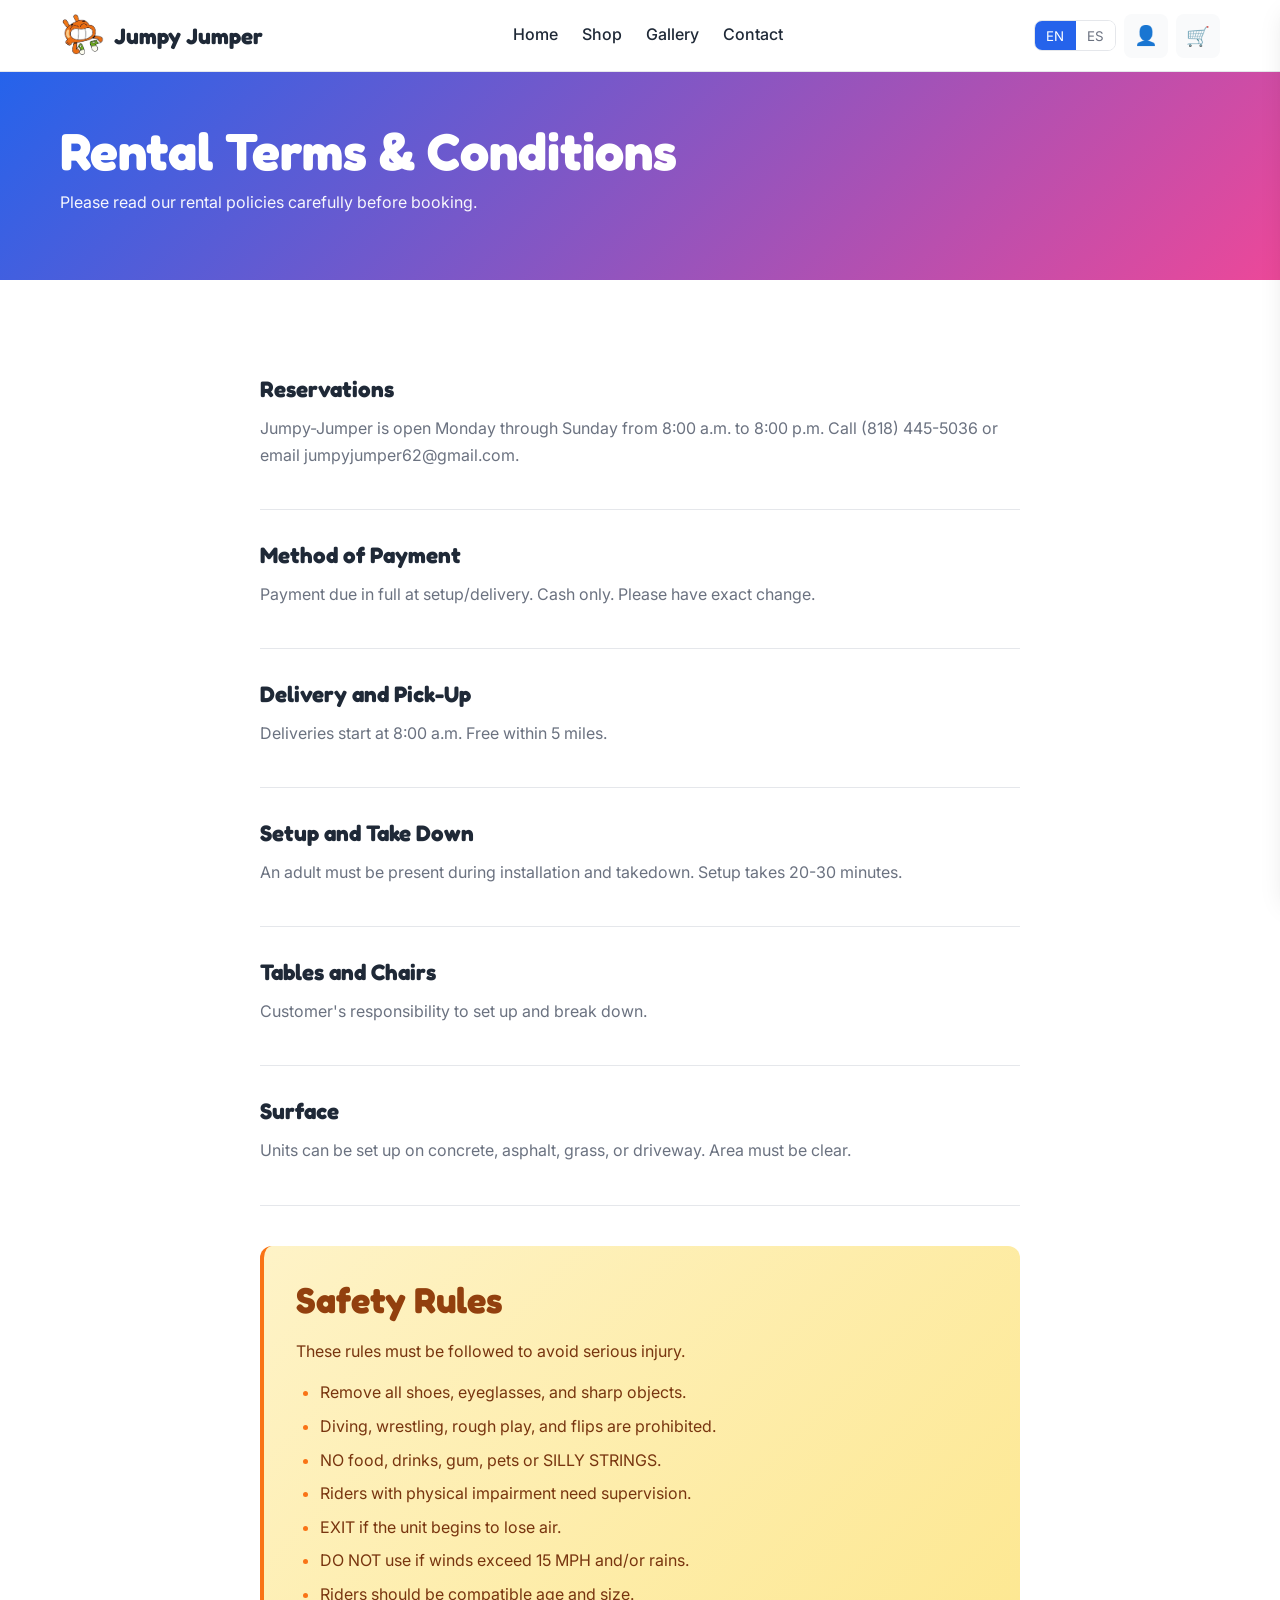
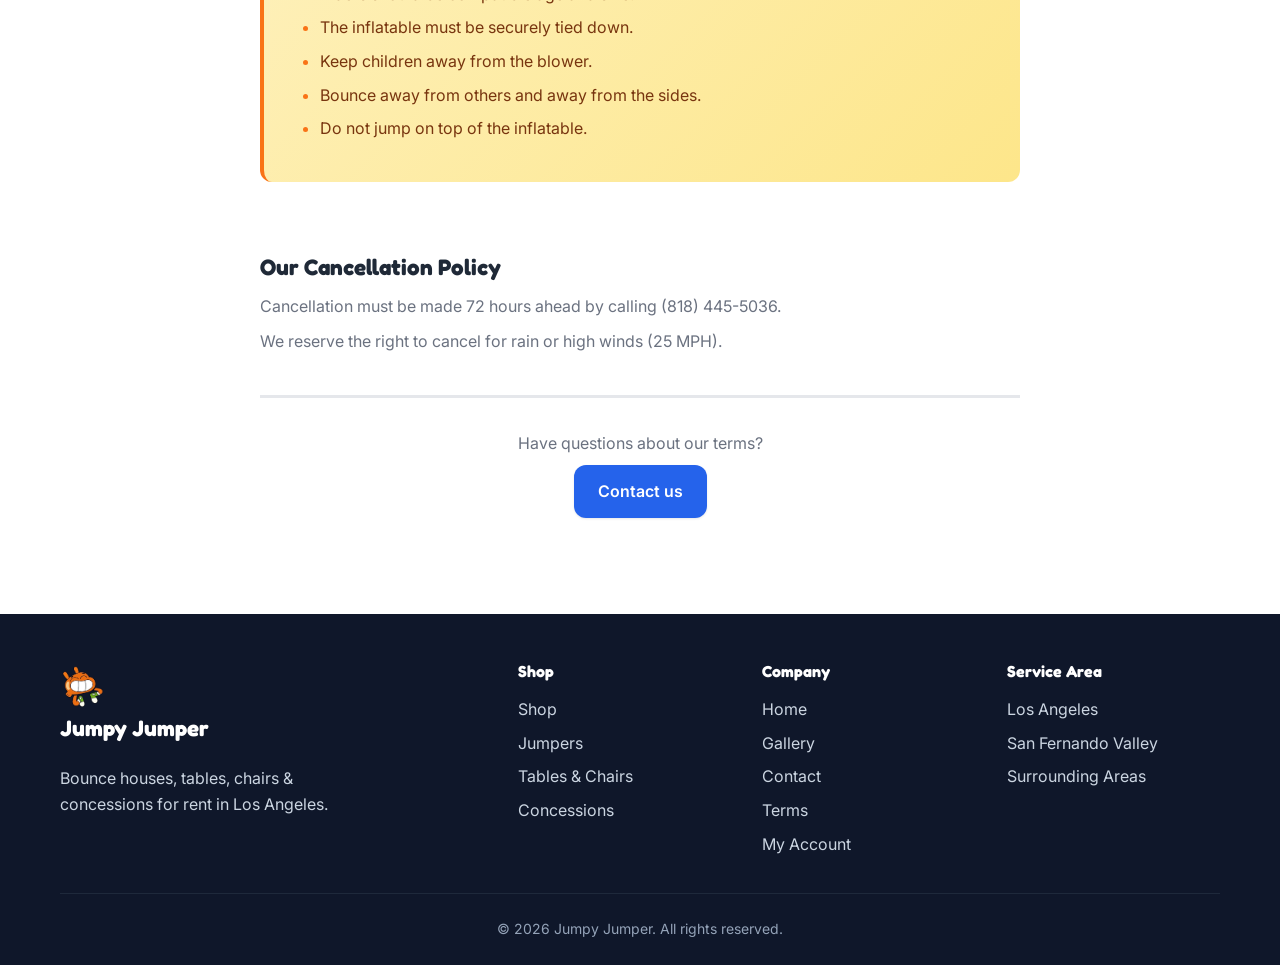
<file: terms.html>
<!DOCTYPE html>
<html lang="en" data-lang="en">
<head>
  <meta charset="UTF-8" />
  <meta name="viewport" content="width=device-width, initial-scale=1" />
  <title>Rental Terms & Conditions — Jumpy Jumper</title>
  <meta name="description" content="Rental terms and conditions for Jumpy Jumper. Read our policies on payment, delivery, safety rules, and cancellations." />

  <link rel="preconnect" href="https://fonts.googleapis.com" />
  <link rel="preconnect" href="https://fonts.gstatic.com" crossorigin />
  <link href="https://fonts.googleapis.com/css2?family=Inter:wght@400;500;600;700&family=Fredoka:wght@500;600;700&display=swap" rel="stylesheet" />

  <link rel="stylesheet" href="css/styles.css" />
  <link rel="stylesheet" href="css/animations.css" />

  <link rel="icon" type="image/x-icon" href="assets/favicon.ico" />
  <link rel="icon" type="image/png" href="assets/logo.png" />
</head>
<body>

  <header class="jj-header">
    <div class="jj-container jj-header__inner">
      <a href="index.html" class="jj-logo">
        <img src="assets/logo.png" alt="Jumpy Jumper" class="jj-logo__img" />
        <span>Jumpy Jumper</span>
      </a>
      <nav class="jj-nav" aria-label="Main">
        <a href="index.html" data-i18n="nav.home">Home</a>
        <a href="shop.html" data-i18n="nav.shop">Shop</a>
        <a href="gallery.html" data-i18n="nav.gallery">Gallery</a>
        <a href="contact.html" data-i18n="nav.contact">Contact</a>
      </nav>
      <div class="jj-header__actions">
        <div class="jj-lang-toggle" role="group" aria-label="Language">
          <button data-set-lang="en" class="is-active">EN</button>
          <button data-set-lang="es">ES</button>
        </div>
        <a href="account.html" class="jj-account-link jj-hide-mobile" aria-label="My Account" data-i18n-aria-label="nav.account">
          <span aria-hidden="true">👤</span>
        </a>
        <button id="jjCartBtn" class="jj-cart-btn" aria-label="Open cart">
          <span aria-hidden="true">🛒</span>
          <span id="jjCartCount" class="jj-cart-count" style="display: none;">0</span>
        </button>
        <button id="jjMenuToggle" class="jj-menu-toggle" aria-label="Open menu">☰</button>
      </div>
    </div>
    <div id="jjMobileNav" class="jj-mobile-nav">
      <a href="index.html" data-i18n="nav.home">Home</a>
      <a href="shop.html" data-i18n="nav.shop">Shop</a>
      <a href="gallery.html" data-i18n="nav.gallery">Gallery</a>
      <a href="contact.html" data-i18n="nav.contact">Contact</a>
    </div>
  </header>

  <section class="jj-section" style="background: linear-gradient(135deg, var(--jj-blue) 0%, var(--jj-pink) 100%); color: white; padding: 3rem 0;">
    <div class="jj-container">
      <h1 style="color: white; margin: 0;" data-i18n="terms.title">Rental Terms & Conditions</h1>
      <p style="opacity: 0.95; margin-top: 0.5rem; max-width: 640px;" data-i18n="terms.subtitle">Please read our rental policies carefully before booking. By placing a reservation you agree to these terms.</p>
    </div>
  </section>

  <section class="jj-section">
    <div class="jj-container" style="max-width: 800px;">

      <div class="jj-terms-section">
        <h2 data-i18n="terms.reservations.title">📅 Reservations</h2>
        <p data-i18n="terms.reservations.body">Jumpy-Jumper is open for business Monday through Sunday from 8:00 a.m. to 8:00 p.m. You may call us at (818) 445-5036 or email us at jumpyjumper62@gmail.com to make a reservation.</p>
      </div>

      <div class="jj-terms-section">
        <h2 data-i18n="terms.payment.title">💰 Method of Payment</h2>
        <p data-i18n="terms.payment.body">Payment is due in full at the time of set up/delivery. At this time we only accept cash. Please be sure to have the exact change as our drivers do not carry cash or change. No personal checks or money orders are accepted.</p>
      </div>

      <div class="jj-terms-section">
        <h2 data-i18n="terms.delivery.title">🚚 Delivery and Pick-Up</h2>
        <p data-i18n="terms.delivery.body">Deliveries start as early as 8:00 a.m. We deliver within 5 miles at no charge. Beyond that, a delivery fee applies depending on distance.</p>
      </div>

      <div class="jj-terms-section">
        <h2 data-i18n="terms.setup.title">🔧 Setup and Take Down</h2>
        <p data-i18n="terms.setup.body">An adult must be present during the installation and take down of the equipment. Our drivers do not rearrange, move, or clear customer's belongings from driveway or front/backyard. Setting up a jumper takes approximately 20–30 minutes. Water Units require a hose within range of setup; water must be turned off when unit is no longer in use. An electrical outlet must be located within 75 feet of the blowers from the house. The delivery person will provide you with a copy of the rules and review safety procedures with you, and collect payment prior to setting up the unit. We provide portable generators at additional cost for Parks Events.</p>
      </div>

      <div class="jj-terms-section">
        <h2 data-i18n="terms.tables.title">📋 Tables and Chairs</h2>
        <p data-i18n="terms.tables.body">It is the customer's responsibility to set up and break down tables and chairs.</p>
      </div>

      <div class="jj-terms-section">
        <h2 data-i18n="terms.surface.title">🌍 Surface</h2>
        <p data-i18n="terms.surface.body">Units can be set up on almost any surface (concrete, asphalt, grass and driveway or cul-de-sac). Please specify and inform our customer service representative where you intend to place the unit. The area must be clear of rocks, sticks, roots, etc. that could puncture the bouncer. Also, if you have an in-ground sprinkler system, make sure it is turned off.</p>
      </div>

      <div class="jj-terms-warning">
        <h2 data-i18n="terms.rules.title">⚠️ Safety Rules</h2>
        <p data-i18n="terms.rules.intro">These rules must be followed to avoid serious injury. Supervision by a qualified attendant is required at all times.</p>
        <ul>
          <li data-i18n="terms.rules.r1">Remove all shoes, eyeglasses, and sharp objects.</li>
          <li data-i18n="terms.rules.r2">Diving, wrestling, rough play, and flips are prohibited.</li>
          <li data-i18n="terms.rules.r3">NO food, drinks, gum, pets or SILLY STRINGS.</li>
          <li data-i18n="terms.rules.r4">Riders with physical impairment SHOULD NOT be allowed to use the inflatable without supervision of a qualified attendant.</li>
          <li data-i18n="terms.rules.r5">EXIT if the unit begins to lose air. USE exit doors and escape hatches.</li>
          <li data-i18n="terms.rules.r6">DO NOT use and immediately deflate the inflatable if winds exceed 15 MPH and/or rains.</li>
          <li data-i18n="terms.rules.r7">Riders SHOULD all be compatible age and size.</li>
          <li data-i18n="terms.rules.r8">The inflatable must be securely tied down at all times.</li>
          <li data-i18n="terms.rules.r9">Keep children away from the blower at all times.</li>
          <li data-i18n="terms.rules.r10">Bounce away from others and away from the sides.</li>
          <li data-i18n="terms.rules.r11">Do not jump on top of the inflatable. Do not climb on.</li>
        </ul>
      </div>

      <div class="jj-terms-section">
        <h2 data-i18n="terms.cancel.title">📉 Our Cancellation Policy</h2>
        <p data-i18n="terms.cancel.body">We realize that unforeseen circumstances can arise and you may have to cancel or reschedule your reservation. Our cancellation policy: cancellation must be made 72 hours ahead of the event date by calling us at (818) 445-5036.</p>
        <p data-i18n="terms.cancel.weather">Jumpy-Jumper reserves the right to cancel a rental if it is raining and/or if high winds are to be expected. If the local forecast is calling for high winds (25 MPH), or rain on the day of your reservation, we will contact you via telephone to reschedule your reservation.</p>
      </div>

      <div class="jj-terms-section" style="text-align: center; padding-top: 2rem; border-top: 2px solid var(--jj-border);">
        <p data-i18n="terms.questions">Have questions about our terms?</p>
        <a href="contact.html" class="jj-btn jj-btn--primary" data-i18n="terms.contactCta">Contact us</a>
      </div>

    </div>
  </section>

  <footer class="jj-footer">
    <div class="jj-container">
      <div class="jj-footer__grid">
        <div>
          <a href="index.html" class="jj-logo" style="color: white; margin-bottom: 1rem;">
            <img src="assets/logo.png" alt="Jumpy Jumper" class="jj-logo__img" />
            <span>Jumpy Jumper</span>
          </a>
          <p data-i18n="footer.tagline" style="margin-top: 1rem; max-width: 320px;">Bounce houses, tables, chairs & concessions for rent in Los Angeles.</p>
        </div>
        <div>
          <h4 data-i18n="footer.shop">Shop</h4>
          <a href="shop.html" data-i18n="nav.shop">Shop</a>
          <a href="shop.html?cat=jumpers">Jumpers</a>
          <a href="shop.html?cat=tables-chairs">Tables & Chairs</a>
          <a href="shop.html?cat=concessions">Concessions</a>
        </div>
        <div>
          <h4 data-i18n="footer.company">Company</h4>
          <a href="index.html" data-i18n="nav.home">Home</a>
          <a href="gallery.html" data-i18n="nav.gallery">Gallery</a>
          <a href="contact.html" data-i18n="nav.contact">Contact</a>
          <a href="terms.html" data-i18n="nav.terms">Terms</a>
          <a href="account.html" data-i18n="nav.account">My Account</a>
        </div>
        <div>
          <h4 data-i18n="footer.service">Service Area</h4>
          <a>Los Angeles</a>
          <a>San Fernando Valley</a>
          <a>Surrounding Areas</a>
        </div>
      </div>
      <div class="jj-footer__bottom">
        <span data-i18n="footer.legal">© 2026 Jumpy Jumper. All rights reserved.</span>
      </div>
    </div>
  </footer>

  <div id="jjCartOverlay" class="jj-cart-overlay"></div>
  <aside id="jjCart" class="jj-cart" aria-label="Shopping cart">
    <div class="jj-cart__header">
      <h2 data-i18n="cart.title">Your Cart</h2>
      <button id="jjCartClose" class="jj-cart__close" aria-label="Close cart">✕</button>
    </div>
    <div id="jjCartBody" class="jj-cart__body"></div>
    <div id="jjCartFooter" class="jj-cart__footer" style="display: none;">
      <div class="jj-cart__total">
        <span data-i18n="cart.subtotal">Subtotal</span>
        <span id="jjCartTotal">$0.00</span>
      </div>
      <div class="jj-cart__checkout-btns">
        <button id="jjCheckoutWhatsApp" class="jj-btn jj-btn--accent jj-btn--block">💬 <span data-i18n="cart.checkout.whatsapp">Checkout via WhatsApp</span></button>
        <button id="jjCheckoutEmail" class="jj-btn jj-btn--ghost jj-btn--block">✉️ <span data-i18n="cart.checkout.email">Checkout via Email</span></button>
      </div>
      <p class="jj-cart__note" data-i18n="cart.note">We'll confirm availability and total (incl. delivery & taxes) within 1 hour.</p>
    </div>
  </aside>

  <script src="js/i18n.js"></script>
  <script src="js/cart.js"></script>
  <script src="js/main.js"></script>
  <script src="js/animations.js"></script>
  <script>jjApplyI18N(jjGetLang());</script>
</body>
</html>
</file>
<file: css/styles.css>
/* ============================================
   JUMPY JUMPER ÃƒÂ¢Ã¢â€šÂ¬Ã¢€ÂÃƒÆ’Ã‚Â¢ÃƒÂ¢Ã¢€Å¡Ã‚Â¬Ãƒâ€šÃ‚Â Modern re-design
   Mobile-first, bilingual, WCAG-friendly
   ============================================ */

:root {
  /* Palette */
  --jj-blue: #2563eb;
  --jj-blue-dark: #1d4ed8;
  --jj-orange: #f97316;
  --jj-orange-dark: #ea580c;
  --jj-yellow: #fbbf24;
  --jj-pink: #ec4899;
  --jj-green: #10b981;
  --jj-text: #1f2937;
  --jj-text-muted: #6b7280;
  --jj-bg: #ffffff;
  --jj-bg-alt: #f9fafb;
  --jj-border: #e5e7eb;
  --jj-shadow: 0 1px 3px rgba(0,0,0,.06), 0 1px 2px rgba(0,0,0,.04);
  --jj-shadow-lg: 0 10px 25px -5px rgba(0,0,0,.1), 0 8px 10px -6px rgba(0,0,0,.1);

  /* Sizing */
  --jj-radius: 12px;
  --jj-radius-sm: 8px;
  --jj-radius-lg: 20px;
  --jj-container: 1200px;
  --jj-header-h: 72px;

  /* Type */
  --jj-font-body: 'Inter', -apple-system, BlinkMacSystemFont, 'Segoe UI', Roboto, sans-serif;
  --jj-font-display: 'Fredoka', 'Inter', sans-serif;
}

*, *::before, *::after { box-sizing: border-box; }

html { scroll-behavior: smooth; }

body {
  margin: 0;
  font-family: var(--jj-font-body);
  color: var(--jj-text);
  background: var(--jj-bg);
  line-height: 1.6;
  -webkit-font-smoothing: antialiased;
}

img { max-width: 100%; height: auto; display: block; }

a { color: var(--jj-blue); text-decoration: none; }
a:hover { color: var(--jj-blue-dark); }

h1, h2, h3, h4 {
  font-family: var(--jj-font-display);
  font-weight: 700;
  line-height: 1.2;
  margin: 0 0 0.5em;
  color: var(--jj-text);
}

h1 { font-size: clamp(2rem, 5vw, 3.25rem); }
h2 { font-size: clamp(1.5rem, 3.5vw, 2.25rem); }
h3 { font-size: clamp(1.15rem, 2.5vw, 1.4rem); }

p { margin: 0 0 1em; }

button { font-family: inherit; cursor: pointer; border: none; background: none; }

/* ============================================
   LAYOUT
   ============================================ */
.jj-container {
  max-width: var(--jj-container);
  margin: 0 auto;
  padding: 0 1.25rem;
}

.jj-section { padding: 4rem 0; }
.jj-section--alt { background: var(--jj-bg-alt); }

.jj-grid {
  display: grid;
  gap: 1.5rem;
  grid-template-columns: repeat(auto-fill, minmax(260px, 1fr));
}

.jj-flex { display: flex; flex-wrap: wrap; gap: 1rem; align-items: center; }

/* ============================================
   BUTTONS
   ============================================ */
.jj-btn {
  display: inline-flex;
  align-items: center;
  justify-content: center;
  gap: 0.5rem;
  padding: 0.85rem 1.5rem;
  border-radius: var(--jj-radius);
  font-weight: 600;
  font-size: 1rem;
  transition: transform .15s ease, box-shadow .15s ease, background .15s ease;
  text-align: center;
  min-height: 48px;
}
.jj-btn:hover { transform: translateY(-1px); }
.jj-btn:active { transform: translateY(0); }

.jj-btn--primary { background: var(--jj-blue); color: white; box-shadow: var(--jj-shadow); }
.jj-btn--primary:hover { background: var(--jj-blue-dark); color: white; }

.jj-btn--accent { background: var(--jj-orange); color: white; }
.jj-btn--accent:hover { background: var(--jj-orange-dark); color: white; }

.jj-btn--ghost { background: white; color: var(--jj-blue); border: 2px solid var(--jj-blue); }
.jj-btn--ghost:hover { background: var(--jj-blue); color: white; }

.jj-btn--block { width: 100%; }
.jj-btn--sm { padding: 0.55rem 1rem; min-height: 38px; font-size: 0.9rem; }

/* ============================================
   HEADER
   ============================================ */
.jj-header {
  position: sticky;
  top: 0;
  z-index: 50;
  background: rgba(255,255,255,0.95);
  backdrop-filter: blur(8px);
  border-bottom: 1px solid var(--jj-border);
  height: var(--jj-header-h);
  display: flex;
  align-items: center;
}
.jj-header__inner {
  display: flex;
  align-items: center;
  justify-content: space-between;
  width: 100%;
  gap: 1rem;
}
.jj-logo {
  display: flex;
  align-items: center;
  gap: 0.6rem;
  font-family: var(--jj-font-display);
  font-size: 1.4rem;
  font-weight: 700;
  color: var(--jj-text);
}
.jj-logo__mark {
  width: 38px; height: 38px;
  border-radius: 50%;
  background: linear-gradient(135deg, var(--jj-blue), var(--jj-orange));
  display: grid; place-items: center;
  color: white; font-size: 1.3rem;
}
.jj-logo__img {
  height: 44px;
  width: auto;
  border-radius: 8px;
}
.jj-logo:hover { color: var(--jj-text); }

.jj-nav { display: none; gap: 1.5rem; align-items: center; }
.jj-nav a {
  color: var(--jj-text);
  font-weight: 500;
  padding: 0.4rem 0;
  border-bottom: 2px solid transparent;
  transition: border-color .15s ease;
}
.jj-nav a:hover, .jj-nav a.is-active {
  border-bottom-color: var(--jj-blue);
  color: var(--jj-text);
}

.jj-header__actions { display: flex; align-items: center; gap: 0.5rem; }

.jj-lang-toggle {
  display: inline-flex;
  border: 1px solid var(--jj-border);
  border-radius: var(--jj-radius-sm);
  overflow: hidden;
  font-size: 0.85rem;
  font-weight: 600;
}
.jj-lang-toggle button {
  padding: 0.4rem 0.7rem;
  color: var(--jj-text-muted);
  background: white;
}
.jj-lang-toggle button.is-active {
  background: var(--jj-blue);
  color: white;
}

.jj-cart-btn {
  position: relative;
  width: 44px; height: 44px;
  border-radius: var(--jj-radius-sm);
  background: var(--jj-bg-alt);
  display: grid; place-items: center;
  color: var(--jj-text);
  font-size: 1.2rem;
}
.jj-cart-btn:hover { background: var(--jj-border); }
.jj-cart-count {
  position: absolute;
  top: -4px; right: -4px;
  background: var(--jj-orange);
  color: white;
  font-size: 0.7rem;
  font-weight: 700;
  min-width: 20px; height: 20px;
  border-radius: 10px;
  display: grid; place-items: center;
  padding: 0 5px;
}

.jj-menu-toggle {
  display: grid;
  width: 44px; height: 44px;
  place-items: center;
  border-radius: var(--jj-radius-sm);
  background: var(--jj-bg-alt);
  color: var(--jj-text);
  font-size: 1.3rem;
}

.jj-mobile-nav {
  display: none;
  position: absolute;
  top: var(--jj-header-h);
  left: 0; right: 0;
  background: white;
  border-bottom: 1px solid var(--jj-border);
  padding: 1rem;
  box-shadow: var(--jj-shadow);
}
.jj-mobile-nav.is-open { display: block; }
.jj-mobile-nav a {
  display: block;
  padding: 0.75rem 0.5rem;
  color: var(--jj-text);
  font-weight: 500;
  border-bottom: 1px solid var(--jj-border);
}

@media (min-width: 880px) {
  .jj-nav { display: flex; }
  .jj-menu-toggle { display: none; }
}

.jj-about-grid {
  display: grid;
  grid-template-columns: 1fr;
  gap: 3rem;
  align-items: center;
}
@media (min-width: 760px) {
  .jj-about-grid { grid-template-columns: 1fr 1fr; gap: 3rem; }
}

/* ============================================
   HERO
   ============================================ */
.jj-hero {
  position: relative;
  min-height: 480px;
  background: linear-gradient(135deg, var(--jj-blue) 0%, var(--jj-pink) 100%);
  color: white;
  display: flex;
  align-items: center;
  overflow: hidden;
}
.jj-hero__inner {
  display: grid;
  grid-template-columns: 1fr;
  gap: 2rem;
  align-items: center;
  padding: 3rem 0;
  position: relative;
  z-index: 2;
}
.jj-hero__text h1 {
  color: white;
  font-size: clamp(2.25rem, 6vw, 3.75rem);
  margin-bottom: 1rem;
}
.jj-hero__text p {
  font-size: 1.15rem;
  opacity: 0.95;
  margin-bottom: 1.5rem;
  max-width: 540px;
}
.jj-hero__cta { display: flex; gap: 1rem; flex-wrap: wrap; }
.jj-hero__image {
  border-radius: var(--jj-radius-lg);
  overflow: hidden;
  box-shadow: var(--jj-shadow-lg);
  aspect-ratio: 4/3;
}
.jj-hero__image img { width: 100%; height: 100%; object-fit: cover; }

.jj-hero__shapes {
  position: absolute; inset: 0;
  pointer-events: none;
  overflow: hidden;
  z-index: 1;
}
.jj-hero__shapes span {
  position: absolute;
  border-radius: 50%;
  background: rgba(255,255,255,0.08);
}
.jj-hero__shapes span:nth-child(1) { width: 300px; height: 300px; top: -100px; right: -50px; }
.jj-hero__shapes span:nth-child(2) { width: 180px; height: 180px; bottom: -60px; left: 10%; background: rgba(255,200,0,0.15); }
.jj-hero__shapes span:nth-child(3) { width: 100px; height: 100px; top: 30%; left: 30%; background: rgba(255,255,255,0.05); }

@media (min-width: 760px) {
  .jj-hero__inner { grid-template-columns: 1.2fr 1fr; padding: 5rem 0; }
}

/* ============================================
   FEATURES (icon row)
   ============================================ */
.jj-features {
  display: grid;
  grid-template-columns: repeat(auto-fit, minmax(220px, 1fr));
  gap: 1.25rem;
  padding: 3rem 0;
}
.jj-feature {
  background: white;
  border: 1px solid var(--jj-border);
  border-radius: var(--jj-radius);
  padding: 1.5rem;
  text-align: center;
  transition: transform .2s, box-shadow .2s;
}
.jj-feature:hover { transform: translateY(-4px); box-shadow: var(--jj-shadow-lg); }
.jj-feature__icon {
  width: 56px; height: 56px;
  margin: 0 auto 0.75rem;
  border-radius: 50%;
  background: var(--jj-bg-alt);
  display: grid; place-items: center;
  font-size: 1.5rem;
}
.jj-feature h3 { font-size: 1.05rem; margin-bottom: 0.25rem; }
.jj-feature p { font-size: 0.9rem; color: var(--jj-text-muted); margin: 0; }

/* ============================================
   PRODUCT CARD
   ============================================ */
.jj-card {
  background: white;
  border: 1px solid var(--jj-border);
  border-radius: var(--jj-radius);
  overflow: hidden;
  transition: transform .2s, box-shadow .2s;
  display: flex;
  flex-direction: column;
}
.jj-card:hover { transform: translateY(-4px); box-shadow: var(--jj-shadow-lg); }
.jj-card__img {
  aspect-ratio: 1;
  overflow: hidden;
  background: var(--jj-bg-alt);
}
.jj-card__img img {
  width: 100%; height: 100%; object-fit: cover;
  transition: transform .35s ease;
}
.jj-card:hover .jj-card__img img { transform: scale(1.05); }
.jj-card__body { padding: 1rem; flex: 1; display: flex; flex-direction: column; }
.jj-card__cat {
  font-size: 0.75rem;
  text-transform: uppercase;
  letter-spacing: 0.05em;
  color: var(--jj-blue);
  font-weight: 600;
  margin-bottom: 0.25rem;
}
.jj-card__title {
  font-family: var(--jj-font-display);
  font-weight: 600;
  font-size: 1.05rem;
  margin-bottom: 0.5rem;
  color: var(--jj-text);
}
.jj-card__title a { color: inherit; }
.jj-card__desc {
  font-size: 0.875rem;
  color: var(--jj-text-muted);
  margin-bottom: 1rem;
  flex: 1;
  display: -webkit-box;
  -webkit-line-clamp: 3;
  -webkit-box-orient: vertical;
  overflow: hidden;
}
.jj-card__footer {
  display: flex;
  align-items: center;
  justify-content: space-between;
  gap: 0.75rem;
}
.jj-card__price {
  font-family: var(--jj-font-display);
  font-size: 1.35rem;
  font-weight: 700;
  color: var(--jj-orange);
}

/* ============================================
   CATEGORY PILLS
   ============================================ */
.jj-categories {
  display: flex;
  gap: 0.5rem;
  flex-wrap: wrap;
  margin-bottom: 2rem;
}
.jj-cat-pill {
  padding: 0.55rem 1.1rem;
  border-radius: 999px;
  border: 1px solid var(--jj-border);
  background: white;
  color: var(--jj-text);
  font-weight: 500;
  font-size: 0.9rem;
  transition: all .15s ease;
}
.jj-cat-pill:hover { border-color: var(--jj-blue); color: var(--jj-blue); }
.jj-cat-pill.is-active {
  background: var(--jj-blue);
  border-color: var(--jj-blue);
  color: white;
}

/* ============================================
   PRODUCT DETAIL
   ============================================ */
.jj-detail {
  display: grid;
  grid-template-columns: 1fr;
  gap: 2rem;
  padding: 2rem 0 4rem;
}
.jj-detail__img {
  border-radius: var(--jj-radius-lg);
  overflow: hidden;
  background: var(--jj-bg-alt);
  aspect-ratio: 1;
}
.jj-detail__img img { width: 100%; height: 100%; object-fit: cover; }
.jj-detail__body h1 { font-size: 1.85rem; }
.jj-detail__price {
  font-family: var(--jj-font-display);
  font-size: 2.5rem;
  color: var(--jj-orange);
  font-weight: 700;
  margin: 0.5rem 0 1.5rem;
}
.jj-detail__desc {
  color: var(--jj-text-muted);
  line-height: 1.7;
  margin-bottom: 2rem;
  white-space: pre-line;
}
.jj-detail__actions { display: flex; gap: 1rem; flex-wrap: wrap; }
.jj-qty {
  display: inline-flex;
  align-items: center;
  border: 1px solid var(--jj-border);
  border-radius: var(--jj-radius-sm);
  overflow: hidden;
}
.jj-qty button {
  width: 44px; height: 44px;
  font-size: 1.2rem;
  color: var(--jj-text);
}
.jj-qty button:hover { background: var(--jj-bg-alt); }
.jj-qty input {
  width: 50px;
  text-align: center;
  border: none;
  border-left: 1px solid var(--jj-border);
  border-right: 1px solid var(--jj-border);
  height: 44px;
  font-size: 1rem;
  font-weight: 600;
}
.jj-qty input:focus { outline: 2px solid var(--jj-blue); outline-offset: -2px; }

.jj-detail__meta {
  display: grid;
  gap: 0.75rem;
  margin: 2rem 0;
  padding: 1.25rem;
  background: var(--jj-bg-alt);
  border-radius: var(--jj-radius);
}
.jj-detail__meta div { display: flex; gap: 0.75rem; align-items: center; }
.jj-detail__meta strong { color: var(--jj-text); }
.jj-detail__meta span { color: var(--jj-text-muted); }

@media (min-width: 760px) {
  .jj-detail { grid-template-columns: 1fr 1fr; gap: 3rem; }
}

/* ============================================
   CART MODAL
   ============================================ */
.jj-cart-overlay {
  position: fixed;
  inset: 0;
  background: rgba(0,0,0,0.5);
  z-index: 100;
  opacity: 0;
  pointer-events: none;
  transition: opacity .25s ease;
}
.jj-cart-overlay.is-open { opacity: 1; pointer-events: auto; }

.jj-cart {
  position: fixed;
  top: 0; right: 0; bottom: 0;
  width: 100%;
  max-width: 440px;
  background: white;
  z-index: 101;
  transform: translateX(100%);
  transition: transform .25s ease;
  display: flex;
  flex-direction: column;
  box-shadow: var(--jj-shadow-lg);
}
.jj-cart.is-open { transform: translateX(0); }
.jj-cart__header {
  padding: 1.25rem;
  border-bottom: 1px solid var(--jj-border);
  display: flex;
  align-items: center;
  justify-content: space-between;
}
.jj-cart__header h2 { margin: 0; font-size: 1.25rem; }
.jj-cart__close {
  width: 36px; height: 36px;
  border-radius: 50%;
  background: var(--jj-bg-alt);
  display: grid; place-items: center;
  font-size: 1.2rem;
}
.jj-cart__body { flex: 1; overflow-y: auto; padding: 1.25rem; }
.jj-cart__empty {
  text-align: center;
  padding: 3rem 1rem;
  color: var(--jj-text-muted);
}
.jj-cart__empty-icon { font-size: 3rem; margin-bottom: 1rem; }

.jj-cart-item {
  display: grid;
  grid-template-columns: 64px 1fr auto;
  gap: 0.75rem;
  padding: 0.75rem 0;
  border-bottom: 1px solid var(--jj-border);
  align-items: center;
}
.jj-cart-item__img {
  width: 64px; height: 64px;
  border-radius: var(--jj-radius-sm);
  overflow: hidden;
  background: var(--jj-bg-alt);
}
.jj-cart-item__img img { width: 100%; height: 100%; object-fit: cover; }
.jj-cart-item__name { font-size: 0.9rem; font-weight: 500; line-height: 1.3; }
.jj-cart-item__name a { color: var(--jj-text); }
.jj-cart-item__price { font-size: 0.85rem; color: var(--jj-text-muted); }
.jj-cart-item__qty { display: flex; align-items: center; gap: 0.4rem; }
.jj-cart-item__qty button {
  width: 26px; height: 26px;
  border-radius: 50%;
  background: var(--jj-bg-alt);
  font-size: 0.9rem;
}
.jj-cart-item__qty button:hover { background: var(--jj-border); }
.jj-cart-item__qty span { min-width: 20px; text-align: center; font-size: 0.9rem; font-weight: 600; }
.jj-cart-item__remove {
  color: var(--jj-text-muted);
  font-size: 0.75rem;
  margin-top: 0.25rem;
  text-decoration: underline;
}

.jj-cart__footer {
  padding: 1.25rem;
  border-top: 1px solid var(--jj-border);
  background: var(--jj-bg-alt);
}
.jj-cart__total {
  display: flex;
  justify-content: space-between;
  font-size: 1.2rem;
  font-weight: 700;
  margin-bottom: 1rem;
}
.jj-cart__checkout-btns { display: grid; gap: 0.5rem; }
.jj-cart__note {
  font-size: 0.8rem;
  color: var(--jj-text-muted);
  text-align: center;
  margin-top: 0.75rem;
}

/* ============================================
   CONTACT
   ============================================ */
.jj-contact {
  display: grid;
  grid-template-columns: 1fr;
  gap: 2rem;
}
.jj-contact__info {
  background: var(--jj-bg-alt);
  border-radius: var(--jj-radius-lg);
  padding: 2rem;
}
.jj-contact__info a { display: flex; align-items: center; gap: 0.75rem; padding: 0.5rem 0; color: var(--jj-text); font-weight: 500; }
.jj-contact__info a:hover { color: var(--jj-blue); }
.jj-contact__info .icon {
  width: 44px; height: 44px;
  border-radius: 50%;
  background: white;
  display: grid; place-items: center;
  font-size: 1.2rem;
  color: var(--jj-blue);
}
.jj-contact__form {
  background: white;
  border: 1px solid var(--jj-border);
  border-radius: var(--jj-radius-lg);
  padding: 2rem;
}
.jj-form-group { margin-bottom: 1rem; }
.jj-form-group label { display: block; font-weight: 500; margin-bottom: 0.4rem; font-size: 0.9rem; }
.jj-form-group input,
.jj-form-group textarea,
.jj-form-group select {
  width: 100%;
  padding: 0.75rem;
  border: 1px solid var(--jj-border);
  border-radius: var(--jj-radius-sm);
  font-family: inherit;
  font-size: 1rem;
  background: white;
}
.jj-form-group input:focus,
.jj-form-group textarea:focus,
.jj-form-group select:focus { outline: 2px solid var(--jj-blue); outline-offset: -1px; border-color: var(--jj-blue); }
.jj-form-group textarea { min-height: 120px; resize: vertical; }

@media (min-width: 760px) {
  .jj-contact { grid-template-columns: 1fr 1.4fr; }
}

/* ============================================
   FOOTER
   ============================================ */
.jj-footer {
  background: #0f172a;
  color: #cbd5e1;
  padding: 3rem 0 1.5rem;
}
.jj-footer__grid {
  display: grid;
  grid-template-columns: 1fr;
  gap: 2rem;
  margin-bottom: 2rem;
}
.jj-footer h4 { color: white; margin-bottom: 0.75rem; font-size: 1rem; }
.jj-footer a { color: #cbd5e1; display: block; padding: 0.25rem 0; }
.jj-footer a:hover { color: white; }
.jj-footer__bottom {
  border-top: 1px solid #1e293b;
  padding-top: 1.5rem;
  text-align: center;
  font-size: 0.875rem;
  color: #94a3b8;
}

@media (min-width: 760px) {
  .jj-footer__grid { grid-template-columns: 2fr 1fr 1fr 1fr; }
}

/* ============================================
   UTILITIES
   ============================================ */
.jj-text-center { text-align: center; }
.jj-mt-1 { margin-top: 0.5rem; }
.jj-mt-2 { margin-top: 1rem; }
.jj-mt-3 { margin-top: 1.5rem; }
.jj-mt-4 { margin-top: 2rem; }
.jj-mb-2 { margin-bottom: 1rem; }
.jj-mb-3 { margin-bottom: 1.5rem; }

.jj-section-header {
  text-align: center;
  max-width: 640px;
  margin: 0 auto 2.5rem;
}
.jj-section-header p { color: var(--jj-text-muted); }

.jj-tag {
  display: inline-block;
  background: var(--jj-orange);
  color: white;
  padding: 0.25rem 0.75rem;
  border-radius: 999px;
  font-size: 0.8rem;
  font-weight: 600;
  margin-bottom: 1rem;
}

.jj-loading {
  text-align: center;
  padding: 3rem;
  color: var(--jj-text-muted);
}
.jj-spinner {
  width: 32px; height: 32px;
  border: 3px solid var(--jj-border);
  border-top-color: var(--jj-blue);
  border-radius: 50%;
  animation: jj-spin 0.8s linear infinite;
  margin: 0 auto 1rem;
}
@keyframes jj-spin { to { transform: rotate(360deg); } }

.jj-toast {
  position: fixed;
  bottom: 24px; left: 50%;
  transform: translateX(-50%) translateY(100px);
  background: var(--jj-text);
  color: white;
  padding: 0.75rem 1.25rem;
  border-radius: var(--jj-radius);
  box-shadow: var(--jj-shadow-lg);
  z-index: 200;
  opacity: 0;
  transition: transform .3s ease, opacity .3s ease;
  font-size: 0.9rem;
  font-weight: 500;
}
.jj-toast.is-show { transform: translateX(-50%) translateY(0); opacity: 1; }
.jj-toast--success { background: var(--jj-green); }

/* ============================================
   BILINGUAL VISIBILITY
   ============================================ */
[data-lang="en"] .jj-lang-es,
[data-lang="es"] .jj-lang-en { display: none !important; }


/* ============================================
   GALLERY
   ============================================ */
.jj-gallery-grid {
  display: grid;
  grid-template-columns: repeat(auto-fill, minmax(220px, 1fr));
  gap: 1rem;
}
.jj-gallery-item {
  position: relative;
  border-radius: var(--jj-radius);
  overflow: hidden;
  aspect-ratio: 1;
  background: var(--jj-bg-alt);
  cursor: pointer;
  transition: transform 0.4s cubic-bezier(0.16, 1, 0.3, 1);
}
.jj-gallery-item:hover { transform: scale(1.03); }
.jj-gallery-item img {
  width: 100%;
  height: 100%;
  object-fit: cover;
  transition: transform 0.6s cubic-bezier(0.16, 1, 0.3, 1);
}
.jj-gallery-item:hover img { transform: scale(1.08); }
.jj-gallery-item__caption {
  position: absolute;
  inset: auto 0 0 0;
  padding: 1rem;
  background: linear-gradient(180deg, transparent 0%, rgba(0,0,0,0.85) 100%);
  color: white;
  font-size: 0.875rem;
  font-weight: 500;
  transform: translateY(20px);
  opacity: 0;
  transition: transform 0.3s ease, opacity 0.3s ease;
}
.jj-gallery-item:hover .jj-gallery-item__caption {
  transform: translateY(0);
  opacity: 1;
}

/* ============================================
   TERMS
   ============================================ */
.jj-terms-section {
  padding: 2rem 0;
  border-bottom: 1px solid var(--jj-border);
}
.jj-terms-section:last-of-type { border-bottom: none; }
.jj-terms-section h2 {
  display: flex;
  align-items: center;
  gap: 0.5rem;
  font-size: 1.4rem;
  color: var(--jj-text);
  margin-bottom: 0.75rem;
}
.jj-terms-section p {
  color: var(--jj-text-muted);
  line-height: 1.7;
  margin-bottom: 0.5rem;
}

.jj-terms-warning {
  margin: 2.5rem 0;
  padding: 2rem;
  background: linear-gradient(135deg, #fef3c7 0%, #fde68a 100%);
  border-left: 4px solid var(--jj-orange);
  border-radius: var(--jj-radius);
}
.jj-terms-warning h2 {
  color: #92400e;
  display: flex;
  align-items: center;
  gap: 0.5rem;
}
.jj-terms-warning p { color: #78350f; margin-bottom: 1rem; }
.jj-terms-warning ul {
  margin: 0;
  padding-left: 1.5rem;
}
.jj-terms-warning li {
  color: #78350f;
  margin-bottom: 0.5rem;
  line-height: 1.6;
}
.jj-terms-warning li::marker {
  color: var(--jj-orange);
  font-weight: bold;
}

/* ============================================
   ACCOUNT
   ============================================ */
.jj-account-shell {
  max-width: 720px;
  margin: 0 auto;
  background: white;
  border: 1px solid var(--jj-border);
  border-radius: var(--jj-radius-lg);
  overflow: hidden;
  box-shadow: var(--jj-shadow);
}

.jj-account-tabs {
  display: flex;
  border-bottom: 1px solid var(--jj-border);
  background: var(--jj-bg-alt);
  overflow-x: auto;
}
.jj-account-tab {
  flex: 1;
  padding: 1rem 1.5rem;
  font-weight: 600;
  font-size: 0.95rem;
  color: var(--jj-text-muted);
  background: transparent;
  border-bottom: 3px solid transparent;
  white-space: nowrap;
  transition: all 0.25s ease;
  min-width: 140px;
}
.jj-account-tab:hover { color: var(--jj-text); background: rgba(0,0,0,0.03); }
.jj-account-tab.is-active {
  color: var(--jj-blue);
  background: white;
  border-bottom-color: var(--jj-blue);
}

.jj-account-panel {
  display: none;
  padding: 2.5rem;
  animation: jjFadeInUp 0.4s cubic-bezier(0.16, 1, 0.3, 1);
}
.jj-account-panel.is-active { display: block; }
.jj-account-panel h2 {
  margin-bottom: 0.5rem;
  font-size: 1.6rem;
}
.jj-account-panel h3 {
  font-size: 1.05rem;
  color: var(--jj-blue);
  margin-bottom: 1rem;
  padding-bottom: 0.5rem;
  border-bottom: 1px solid var(--jj-border);
}

.jj-form-grid {
  display: grid;
  grid-template-columns: 1fr;
  gap: 1rem;
  margin-bottom: 0;
}
@media (min-width: 560px) {
  .jj-form-grid { grid-template-columns: 1fr 1fr; }
}

.jj-form-row {
  display: flex;
  justify-content: space-between;
  align-items: center;
  margin: 1rem 0 1.5rem;
  flex-wrap: wrap;
  gap: 0.5rem;
}

.jj-checkbox {
  display: inline-flex;
  align-items: center;
  gap: 0.5rem;
  font-size: 0.9rem;
  color: var(--jj-text);
  cursor: pointer;
}
.jj-checkbox input { width: 18px; height: 18px; cursor: pointer; }

.jj-link {
  color: var(--jj-blue);
  background: none;
  border: none;
  padding: 0;
  font-weight: 600;
  cursor: pointer;
  text-decoration: underline;
  font-size: inherit;
  font-family: inherit;
}
.jj-link:hover { color: var(--jj-blue-dark); }

.jj-account-msg {
  margin-top: 1rem;
  padding: 0.75rem 1rem;
  border-radius: var(--jj-radius-sm);
  font-size: 0.9rem;
}
.jj-account-msg--success {
  background: #d1fae5;
  color: #065f46;
  border: 1px solid #6ee7b7;
}
.jj-account-msg--error {
  background: #fee2e2;
  color: #991b1b;
  border: 1px solid #fca5a5;
}

.jj-account-foot {
  margin-top: 1.5rem;
  padding-top: 1.5rem;
  border-top: 1px solid var(--jj-border);
  text-align: center;
  font-size: 0.9rem;
  color: var(--jj-text-muted);
  display: flex;
  justify-content: center;
  gap: 0.5rem;
  flex-wrap: wrap;
}

.jj-account-empty {
  text-align: center;
  padding: 3rem 1rem;
  color: var(--jj-text-muted);
}

@media (max-width: 560px) {
  .jj-account-panel { padding: 1.5rem; }
  .jj-account-tab { padding: 0.75rem 1rem; font-size: 0.85rem; min-width: auto; }
}



/* ============================================
   GALLERY (filter + lightbox)
   ============================================ */
.jj-gallery-filters {
  display: flex;
  gap: 0.5rem;
  justify-content: center;
  margin-bottom: 2rem;
  flex-wrap: wrap;
}

.jj-gallery-item {
  position: relative;
  border-radius: var(--jj-radius);
  overflow: hidden;
  aspect-ratio: 1;
  background: var(--jj-bg-alt);
  cursor: pointer;
  transition: transform 0.4s cubic-bezier(0.16, 1, 0.3, 1);
}
.jj-gallery-item:hover { transform: scale(1.02); }
.jj-gallery-item img,
.jj-gallery-item video {
  width: 100%;
  height: 100%;
  object-fit: cover;
  display: block;
  transition: transform 0.6s cubic-bezier(0.16, 1, 0.3, 1);
}
.jj-gallery-item:hover img,
.jj-gallery-item:hover video { transform: scale(1.08); }

.jj-gallery-item__caption {
  position: absolute;
  inset: auto 0 0 0;
  padding: 1.25rem 1rem 0.75rem;
  background: linear-gradient(180deg, transparent 0%, rgba(0,0,0,0.85) 100%);
  color: white;
  font-size: 0.875rem;
  font-weight: 500;
  transform: translateY(100%);
  opacity: 0;
  transition: transform 0.3s ease, opacity 0.3s ease;
}
.jj-gallery-item:hover .jj-gallery-item__caption {
  transform: translateY(0);
  opacity: 1;
}

.jj-gallery-item__play {
  position: absolute;
  top: 50%;
  left: 50%;
  transform: translate(-50%, -50%);
  width: 56px;
  height: 56px;
  border-radius: 50%;
  background: rgba(255,255,255,0.9);
  color: var(--jj-blue);
  display: grid;
  place-items: center;
  font-size: 1.4rem;
  pointer-events: none;
  transition: transform 0.3s ease, background 0.3s ease;
}
.jj-gallery-item:hover .jj-gallery-item__play {
  transform: translate(-50%, -50%) scale(1.1);
  background: white;
}
.jj-gallery-item--video video {
  /* keep playing subtle */
}

.jj-gallery-item__badge {
  position: absolute;
  top: 0.75rem;
  left: 0.75rem;
  background: rgba(0,0,0,0.7);
  color: white;
  padding: 0.2rem 0.6rem;
  border-radius: 999px;
  font-size: 0.7rem;
  font-weight: 700;
  letter-spacing: 0.05em;
  z-index: 2;
}

/* ============================================
   LIGHTBOX
   ============================================ */
.jj-lightbox {
  position: fixed;
  inset: 0;
  background: rgba(0,0,0,0.92);
  z-index: 300;
  display: grid;
  place-items: center;
  padding: 2rem;
  animation: jjFadeInUp 0.3s ease;
}
.jj-lightbox__content {
  max-width: 90vw;
  max-height: 85vh;
  display: flex;
  flex-direction: column;
  align-items: center;
  gap: 1rem;
}
.jj-lightbox__content img,
.jj-lightbox__content video {
  max-width: 90vw;
  max-height: 80vh;
  object-fit: contain;
  border-radius: var(--jj-radius);
}
.jj-lightbox__caption {
  color: white;
  font-size: 1.05rem;
  text-align: center;
  max-width: 600px;
  margin: 0;
}
.jj-lightbox__close {
  position: absolute;
  top: 1.5rem;
  right: 1.5rem;
  width: 48px;
  height: 48px;
  border-radius: 50%;
  background: rgba(255,255,255,0.15);
  color: white;
  font-size: 1.4rem;
  display: grid;
  place-items: center;
  backdrop-filter: blur(4px);
  transition: background 0.2s ease;
}
.jj-lightbox__close:hover { background: rgba(255,255,255,0.3); }

.jj-lightbox__nav {
  position: absolute;
  top: 50%;
  transform: translateY(-50%);
  width: 56px;
  height: 56px;
  border-radius: 50%;
  background: rgba(255,255,255,0.15);
  color: white;
  font-size: 2rem;
  display: grid;
  place-items: center;
  backdrop-filter: blur(4px);
  transition: background 0.2s ease;
}
.jj-lightbox__nav:hover { background: rgba(255,255,255,0.3); }
.jj-lightbox__nav--prev { left: 1.5rem; }
.jj-lightbox__nav--next { right: 1.5rem; }

/* ============================================
   PROMO BANNER (mejoras)
   ============================================ */
.jj-promo-banner {
  position: relative;
  background: linear-gradient(135deg, var(--jj-blue) 0%, var(--jj-pink) 100%);
  padding: 1.5rem 0 3rem;
  overflow: hidden;
  min-height: 260px;
}
.jj-promo-banner__inner {
  position: relative;
  min-height: 240px;
  display: flex;
  align-items: center;
}
.jj-promo-slide {
  position: absolute;
  inset: 0;
  display: grid;
  grid-template-columns: 1fr;
  align-items: center;
  gap: 1.25rem;
  opacity: 0;
  transform: translateX(40px);
  transition: opacity 0.7s ease, transform 0.7s ease;
  pointer-events: none;
  color: white;
  /* MÃƒÆ’Ã‚¡s padding lateral para que las flechas (que estÃƒÆ’Ã‚¡n fuera) no tapen nada */
  padding: 0 110px;
}
.jj-promo-slide.is-active {
  opacity: 1;
  transform: translateX(0);
  pointer-events: auto;
  position: relative;
}
.jj-promo-slide__content { z-index: 2; }
.jj-promo-slide__content .jj-tag {
  background: var(--jj-yellow);
  color: var(--jj-text);
}
.jj-promo-slide__title {
  color: white;
  font-size: clamp(1.3rem, 3vw, 1.85rem);
  margin-bottom: 0.5rem;
}
.jj-promo-slide__desc {
  opacity: 0.95;
  margin-bottom: 1rem;
  max-width: 540px;
  font-size: 0.95rem;
  line-height: 1.5;
}

/* Imagen: ancho y alto respetados naturalmente, solo limita alto mÃƒÆ’Ã‚¡ximo */
.jj-promo-slide__image {
  display: none;
  max-height: 220px;
  max-width: 520px;
  border-radius: var(--jj-radius-lg);
  overflow: hidden;
  box-shadow: 0 16px 32px rgba(0,0,0,0.35);
  align-self: center;
  justify-self: end;
  background: rgba(255,255,255,0.08);
}
.jj-promo-slide__image img {
  display: block;
  max-height: 220px;
  max-width: 520px;
  width: auto;
  height: auto;
  object-fit: contain;
}

.jj-promo-banner__dots {
  position: absolute;
  bottom: 1rem;
  left: 50%;
  transform: translateX(-50%);
  display: flex;
  gap: 0.5rem;
  z-index: 5;
}
.jj-promo-banner__dot {
  width: 10px;
  height: 10px;
  border-radius: 50%;
  background: rgba(255,255,255,0.4);
  border: none;
  cursor: pointer;
  transition: all 0.25s ease;
  padding: 0;
}
.jj-promo-banner__dot.is-active {
  background: white;
  width: 28px;
  border-radius: 5px;
}

/* Flechas: pegadas al borde absoluto del banner, fuera del contenido */
.jj-promo-banner__arrows {
  position: absolute;
  top: 0;
  left: 0;
  right: 0;
  bottom: 0;
  display: flex;
  justify-content: space-between;
  align-items: center;
  pointer-events: none;
  z-index: 4;
  /* Sin padding: las flechas quedan en el borde mismo del banner */
  padding: 0 0.5rem;
}
.jj-promo-banner__arrow {
  pointer-events: auto;
  width: 44px;
  height: 44px;
  border-radius: 50%;
  background: rgba(0,0,0,0.25);
  color: white;
  font-size: 1.5rem;
  font-weight: 600;
  display: grid;
  place-items: center;
  backdrop-filter: blur(6px);
  transition: all 0.2s ease;
  flex-shrink: 0;
}
.jj-promo-banner__arrow:hover {
  background: rgba(0,0,0,0.5);
  transform: scale(1.1);
}

@media (min-width: 880px) {
  .jj-promo-banner { padding: 2rem 0 3rem; }
  .jj-promo-banner__inner { min-height: 280px; }
  .jj-promo-slide {
    grid-template-columns: 1fr auto;
    padding: 0 130px;
    gap: 2rem;
  }
  .jj-promo-slide__image {
    display: block;
    max-height: 260px;
    max-width: 620px;
  }
  .jj-promo-slide__image img {
    max-height: 260px;
    max-width: 620px;
  }
  .jj-promo-slide__title { font-size: clamp(1.5rem, 3vw, 2.1rem); }
  .jj-promo-slide__desc { font-size: 1rem; }
}


/* ============================================
   CHECKOUT
   ============================================ */
.jj-checkout-layout {
  display: grid;
  grid-template-columns: 1fr;
  gap: 2rem;
  max-width: 1200px;
  margin: 0 auto;
}

.jj-checkout-main {
  min-width: 0;
}

.jj-stepper {
  display: flex;
  align-items: center;
  gap: 0.5rem;
  margin-bottom: 2rem;
  padding: 1rem 1.25rem;
  background: white;
  border: 1px solid var(--jj-border);
  border-radius: var(--jj-radius);
}
.jj-stepper__step {
  display: flex;
  align-items: center;
  gap: 0.5rem;
  flex-shrink: 0;
  opacity: 0.4;
  transition: opacity 0.25s ease;
}
.jj-stepper__step.is-active, .jj-stepper__step.is-done {
  opacity: 1;
}
.jj-stepper__num {
  width: 32px;
  height: 32px;
  border-radius: 50%;
  background: var(--jj-bg-alt);
  color: var(--jj-text-muted);
  display: grid;
  place-items: center;
  font-weight: 700;
  font-size: 0.9rem;
  transition: all 0.25s ease;
  flex-shrink: 0;
}
.jj-stepper__step.is-active .jj-stepper__num {
  background: var(--jj-blue);
  color: white;
  box-shadow: 0 0 0 4px rgba(37, 99, 235, 0.15);
}
.jj-stepper__step.is-done .jj-stepper__num {
  background: var(--jj-green);
  color: white;
}
.jj-stepper__step.is-done .jj-stepper__num::before {
  content: "\2713";
}
.jj-stepper__step.is-done .jj-stepper__num span {
  display: none;
}
.jj-stepper__step.is-done .jj-stepper__num {
  font-size: 0;  /* hide original number */
  font-size: 0.9rem;
}
.jj-stepper__step.is-done .jj-stepper__num::before {
  font-size: 1rem;
}
.jj-stepper__label {
  font-weight: 500;
  font-size: 0.9rem;
  white-space: nowrap;
}
.jj-stepper__line {
  flex: 1;
  height: 2px;
  background: var(--jj-border);
  min-width: 20px;
}

.jj-checkout-panel {
  display: none;
  background: white;
  border: 1px solid var(--jj-border);
  border-radius: var(--jj-radius-lg);
  padding: 2rem;
  animation: jjFadeInUp 0.35s cubic-bezier(0.16, 1, 0.3, 1);
}
.jj-checkout-panel.is-active { display: block; }
.jj-checkout-panel h2 {
  font-size: 1.4rem;
  margin-bottom: 0.25rem;
}
.jj-checkout-panel h3 {
  font-size: 1.05rem;
  margin-top: 2rem;
  margin-bottom: 1rem;
  padding-bottom: 0.5rem;
  border-bottom: 1px solid var(--jj-border);
  color: var(--jj-text);
}
.jj-checkout-sub {
  color: var(--jj-text-muted);
  font-size: 0.95rem;
  margin-bottom: 1.5rem;
}
.jj-checkout-actions {
  display: flex;
  justify-content: space-between;
  margin-top: 1.5rem;
  gap: 1rem;
  flex-wrap: wrap;
}

/* Extra options (cards with icon + body + price) */
.jj-extra-options {
  display: grid;
  gap: 0.75rem;
  margin-bottom: 0.5rem;
}
.jj-extra-option {
  display: block;
  cursor: pointer;
  background: white;
  border: 2px solid var(--jj-border);
  border-radius: var(--jj-radius);
  padding: 1rem;
  transition: all 0.2s ease;
  position: relative;
}
.jj-extra-option:hover {
  border-color: var(--jj-blue);
  background: rgba(37, 99, 235, 0.03);
}
.jj-extra-option input {
  position: absolute;
  top: 1rem;
  right: 1rem;
  width: 20px;
  height: 20px;
  cursor: pointer;
  accent-color: var(--jj-blue);
}
.jj-extra-option--radio { padding-left: 1rem; }
.jj-extra-option__body {
  display: grid;
  grid-template-columns: auto 1fr auto;
  gap: 1rem;
  align-items: center;
  padding-right: 2rem;
}
.jj-extra-option__icon {
  width: 44px;
  height: 44px;
  border-radius: 50%;
  background: var(--jj-bg-alt);
  display: grid;
  place-items: center;
  font-size: 1.4rem;
  flex-shrink: 0;
}
.jj-extra-option__name {
  font-weight: 600;
  font-size: 0.95rem;
  color: var(--jj-text);
  margin-bottom: 0.15rem;
}
.jj-extra-option__desc {
  font-size: 0.85rem;
  color: var(--jj-text-muted);
  line-height: 1.4;
}
.jj-extra-option__price {
  font-weight: 700;
  font-size: 1rem;
  color: var(--jj-blue);
  white-space: nowrap;
}

/* Payment box */
.jj-payment-box {
  display: flex;
  gap: 1rem;
  padding: 1.25rem;
  background: linear-gradient(135deg, #fef3c7 0%, #fde68a 100%);
  border-left: 4px solid var(--jj-orange);
  border-radius: var(--jj-radius);
  margin-bottom: 1rem;
}
.jj-payment-box__icon {
  font-size: 2rem;
  flex-shrink: 0;
}
.jj-payment-box__title {
  font-weight: 700;
  font-size: 1rem;
  color: #92400e;
  margin-bottom: 0.25rem;
}
.jj-payment-box__desc {
  font-size: 0.875rem;
  color: #78350f;
  line-height: 1.5;
}

/* Summary panel (right side) */
.jj-checkout-summary {
  background: white;
  border: 1px solid var(--jj-border);
  border-radius: var(--jj-radius-lg);
  padding: 1.5rem;
  height: fit-content;
  position: sticky;
  top: 90px;
}
.jj-checkout-summary h3 {
  font-size: 1.1rem;
  margin-bottom: 1rem;
  padding-bottom: 0.75rem;
  border-bottom: 2px solid var(--jj-border);
}
.jj-summary-items {
  max-height: 280px;
  overflow-y: auto;
  margin-bottom: 1rem;
}
.jj-summary-item {
  display: grid;
  grid-template-columns: 48px 1fr auto;
  gap: 0.75rem;
  padding: 0.5rem 0;
  border-bottom: 1px solid var(--jj-border);
  align-items: center;
}
.jj-summary-item img {
  width: 48px;
  height: 48px;
  border-radius: var(--jj-radius-sm);
  object-fit: cover;
}
.jj-summary-item__name {
  font-size: 0.85rem;
  font-weight: 500;
  line-height: 1.3;
}
.jj-summary-item__meta {
  font-size: 0.75rem;
  color: var(--jj-text-muted);
}
.jj-summary-item__total {
  font-size: 0.9rem;
  font-weight: 600;
  color: var(--jj-text);
}
.jj-summary-totals {
  border-top: 1px solid var(--jj-border);
  padding-top: 1rem;
  margin-bottom: 1rem;
}
.jj-summary-row {
  display: flex;
  justify-content: space-between;
  margin-bottom: 0.5rem;
  font-size: 0.9rem;
  color: var(--jj-text-muted);
}
.jj-summary-row span:last-child {
  color: var(--jj-text);
  font-weight: 500;
}
.jj-summary-row--total {
  border-top: 2px solid var(--jj-border);
  padding-top: 0.75rem;
  margin-top: 0.75rem;
  font-size: 1.15rem;
  font-weight: 700;
  color: var(--jj-text);
}
.jj-summary-row--total span:last-child {
  color: var(--jj-orange);
  font-size: 1.3rem;
}
.jj-summary-note {
  font-size: 0.8rem;
  color: var(--jj-text-muted);
  font-style: italic;
  margin: 0.5rem 0 0;
}

.jj-summary-trust {
  border-top: 1px solid var(--jj-border);
  padding-top: 1rem;
  display: grid;
  gap: 0.5rem;
}
.jj-summary-trust__item {
  display: flex;
  align-items: center;
  gap: 0.5rem;
  font-size: 0.85rem;
  color: var(--jj-text-muted);
}

/* Success state */
.jj-checkout-success {
  background: white;
  border: 1px solid var(--jj-border);
  border-radius: var(--jj-radius-lg);
  padding: 3rem 2rem;
  text-align: center;
  animation: jjFadeInUp 0.5s cubic-bezier(0.16, 1, 0.3, 1);
}
.jj-checkout-success__icon {
  font-size: 4rem;
  margin-bottom: 1rem;
}
.jj-checkout-success h2 {
  font-size: 1.8rem;
  margin-bottom: 0.5rem;
  color: var(--jj-green);
}
.jj-checkout-success > p {
  color: var(--jj-text-muted);
  max-width: 500px;
  margin: 0 auto 1.5rem;
}
.jj-checkout-success__details {
  display: inline-block;
  background: var(--jj-bg-alt);
  border-radius: var(--jj-radius);
  padding: 1.25rem 1.5rem;
  text-align: left;
  margin: 1rem 0;
}
.jj-success-detail {
  font-size: 0.95rem;
  padding: 0.25rem 0;
  color: var(--jj-text);
}

@media (min-width: 920px) {
  .jj-checkout-layout {
    grid-template-columns: 1fr 380px;
    gap: 2.5rem;
  }
}

@media (max-width: 560px) {
  .jj-checkout-panel { padding: 1.25rem; }
  .jj-stepper { padding: 0.75rem; }
  .jj-stepper__label { display: none; }
  .jj-stepper__step.is-active .jj-stepper__label { display: inline; }
  .jj-extra-option__body {
    grid-template-columns: 1fr;
    gap: 0.5rem;
  }
  .jj-extra-option__icon { width: 36px; height: 36px; font-size: 1.2rem; }
}


/* Account link in header (top right) */
.jj-account-link {
  display: inline-flex;
  align-items: center;
  justify-content: center;
  width: 44px;
  height: 44px;
  border-radius: var(--jj-radius-sm);
  background: var(--jj-bg-alt);
  color: var(--jj-text);
  font-size: 1.2rem;
  transition: background 0.2s ease, color 0.2s ease;
  text-decoration: none;
}
.jj-account-link:hover {
  background: var(--jj-blue);
  color: white;
}
.jj-account-link.is-active {
  background: var(--jj-blue);
  color: white;
}
.jj-hide-mobile { display: none; }
@media (min-width: 880px) {
  .jj-hide-mobile { display: inline-flex; }
}
</file>
<file: css/animations.css>
/* ============================================
   ANIMATIONS & MOTION
   ============================================ */

/* Honor user's reduced-motion preference */
@media (prefers-reduced-motion: reduce) {
  *, *::before, *::after {
    animation-duration: 0.01ms !important;
    animation-iteration-count: 1 !important;
    transition-duration: 0.01ms !important;
  }
}

@keyframes jjFadeInUp {
  from { opacity: 0; transform: translateY(28px); }
  to   { opacity: 1; transform: translateY(0); }
}

@keyframes jjScaleIn {
  from { opacity: 0; transform: scale(0.92); }
  to   { opacity: 1; transform: scale(1); }
}

@keyframes jjFloat {
  0%, 100% { transform: translateY(0); }
  50%      { transform: translateY(-12px); }
}

@keyframes jjBadgePop {
  0%   { transform: scale(1); }
  50%  { transform: scale(1.4); }
  100% { transform: scale(1); }
}

@keyframes jjSlideInRight {
  from { opacity: 0; transform: translateX(20px); }
  to   { opacity: 1; transform: translateX(0); }
}

.jj-reveal {
  opacity: 0;
  transform: translateY(28px);
  transition: opacity 0.7s cubic-bezier(0.16, 1, 0.3, 1),
              transform 0.7s cubic-bezier(0.16, 1, 0.3, 1);
}
.jj-reveal.is-visible {
  opacity: 1;
  transform: translateY(0);
}

.jj-grid > *,
.jj-features > *,
.jj-categories > *,
.jj-contact > * {
  opacity: 0;
  transform: translateY(20px);
  animation: jjFadeInUp 0.6s cubic-bezier(0.16, 1, 0.3, 1) forwards;
}
.jj-grid > *:nth-child(1) { animation-delay: 0.05s; }
.jj-grid > *:nth-child(2) { animation-delay: 0.10s; }
.jj-grid > *:nth-child(3) { animation-delay: 0.15s; }
.jj-grid > *:nth-child(4) { animation-delay: 0.20s; }
.jj-grid > *:nth-child(5) { animation-delay: 0.25s; }
.jj-grid > *:nth-child(6) { animation-delay: 0.30s; }
.jj-grid > *:nth-child(7) { animation-delay: 0.35s; }
.jj-grid > *:nth-child(8) { animation-delay: 0.40s; }
.jj-grid > *:nth-child(n+9) { animation-delay: 0.45s; }

.jj-features > *:nth-child(1) { animation-delay: 0.05s; }
.jj-features > *:nth-child(2) { animation-delay: 0.15s; }
.jj-features > *:nth-child(3) { animation-delay: 0.25s; }
.jj-features > *:nth-child(4) { animation-delay: 0.35s; }

.jj-hero__text > * {
  opacity: 0;
  animation: jjFadeInUp 0.8s cubic-bezier(0.16, 1, 0.3, 1) forwards;
}
.jj-hero__text > *:nth-child(1) { animation-delay: 0.1s; }
.jj-hero__text > *:nth-child(2) { animation-delay: 0.25s; }
.jj-hero__text > *:nth-child(3) { animation-delay: 0.4s; }
.jj-hero__text > *:nth-child(4) { animation-delay: 0.55s; }

.jj-hero__image {
  opacity: 0;
  animation: jjScaleIn 1s cubic-bezier(0.16, 1, 0.3, 1) 0.3s forwards;
}

.jj-hero__shapes span {
  animation: jjFloat 8s ease-in-out infinite;
}
.jj-hero__shapes span:nth-child(2) { animation-delay: -2s; animation-duration: 10s; }
.jj-hero__shapes span:nth-child(3) { animation-delay: -4s; animation-duration: 12s; }

.jj-feature__icon {
  transition: transform 0.3s cubic-bezier(0.16, 1, 0.3, 1),
              background 0.3s ease,
              color 0.3s ease;
}
.jj-feature:hover .jj-feature__icon {
  transform: scale(1.1) rotate(-5deg);
  background: linear-gradient(135deg, var(--jj-blue), var(--jj-orange));
  color: white;
}

.jj-card { position: relative; }
.jj-card::before {
  content: "";
  position: absolute;
  inset: 0;
  border-radius: var(--jj-radius);
  background: linear-gradient(135deg, var(--jj-blue), var(--jj-orange));
  opacity: 0;
  z-index: -1;
  transition: opacity 0.3s ease;
  filter: blur(20px);
}
.jj-card:hover::before { opacity: 0.18; }
.jj-card:hover {
  transform: translateY(-6px);
  box-shadow: 0 20px 40px -10px rgba(37, 99, 235, 0.25);
}
.jj-card__img { position: relative; overflow: hidden; }
.jj-card__img::after {
  content: "";
  position: absolute;
  inset: 0;
  background: linear-gradient(180deg, transparent 60%, rgba(0,0,0,0.4));
  opacity: 0;
  transition: opacity 0.3s ease;
}
.jj-card:hover .jj-card__img::after { opacity: 1; }
.jj-card__img img {
  transition: transform 0.5s cubic-bezier(0.16, 1, 0.3, 1);
}
.jj-card:hover .jj-card__img img { transform: scale(1.08); }

.jj-cart-count { transition: transform 0.2s ease; }
.jj-cart-count.is-pulse { animation: jjBadgePop 0.4s ease; }

.jj-cart-item { animation: jjSlideInRight 0.35s cubic-bezier(0.16, 1, 0.3, 1); }

.jj-btn { position: relative; overflow: hidden; }
.jj-btn::after {
  content: "";
  position: absolute;
  top: 50%;
  left: 50%;
  width: 0;
  height: 0;
  background: rgba(255, 255, 255, 0.4);
  border-radius: 50%;
  transform: translate(-50%, -50%);
  transition: width 0.6s ease, height 0.6s ease;
}
.jj-btn:active::after { width: 300px; height: 300px; }

.jj-logo__img {
  transition: transform 0.3s cubic-bezier(0.16, 1, 0.3, 1);
}
.jj-logo:hover .jj-logo__img {
  transform: rotate(-8deg) scale(1.08);
}

.jj-cat-pill { transition: all 0.25s cubic-bezier(0.16, 1, 0.3, 1); }
.jj-cat-pill:hover { transform: translateY(-2px); }

.jj-section-header {
  opacity: 0;
  transform: translateY(20px);
  transition: opacity 0.7s ease, transform 0.7s ease;
}
.jj-section-header.is-visible {
  opacity: 1;
  transform: translateY(0);
}

.jj-about-grid > *:nth-child(1) {
  opacity: 0;
  transform: translateX(-32px);
  transition: opacity 0.8s ease, transform 0.8s ease;
}
.jj-about-grid > *:nth-child(2) {
  opacity: 0;
  transform: translateX(32px);
  transition: opacity 0.8s ease, transform 0.8s ease;
}
.jj-about-grid.is-visible > * {
  opacity: 1;
  transform: translateX(0);
}

::selection {
  background: var(--jj-blue);
  color: white;
}

*:focus-visible {
  outline: 3px solid var(--jj-blue);
  outline-offset: 2px;
  border-radius: 4px;
}

.jj-header.is-scrolled {
  box-shadow: 0 4px 20px rgba(0, 0, 0, 0.08);
}
</file>
